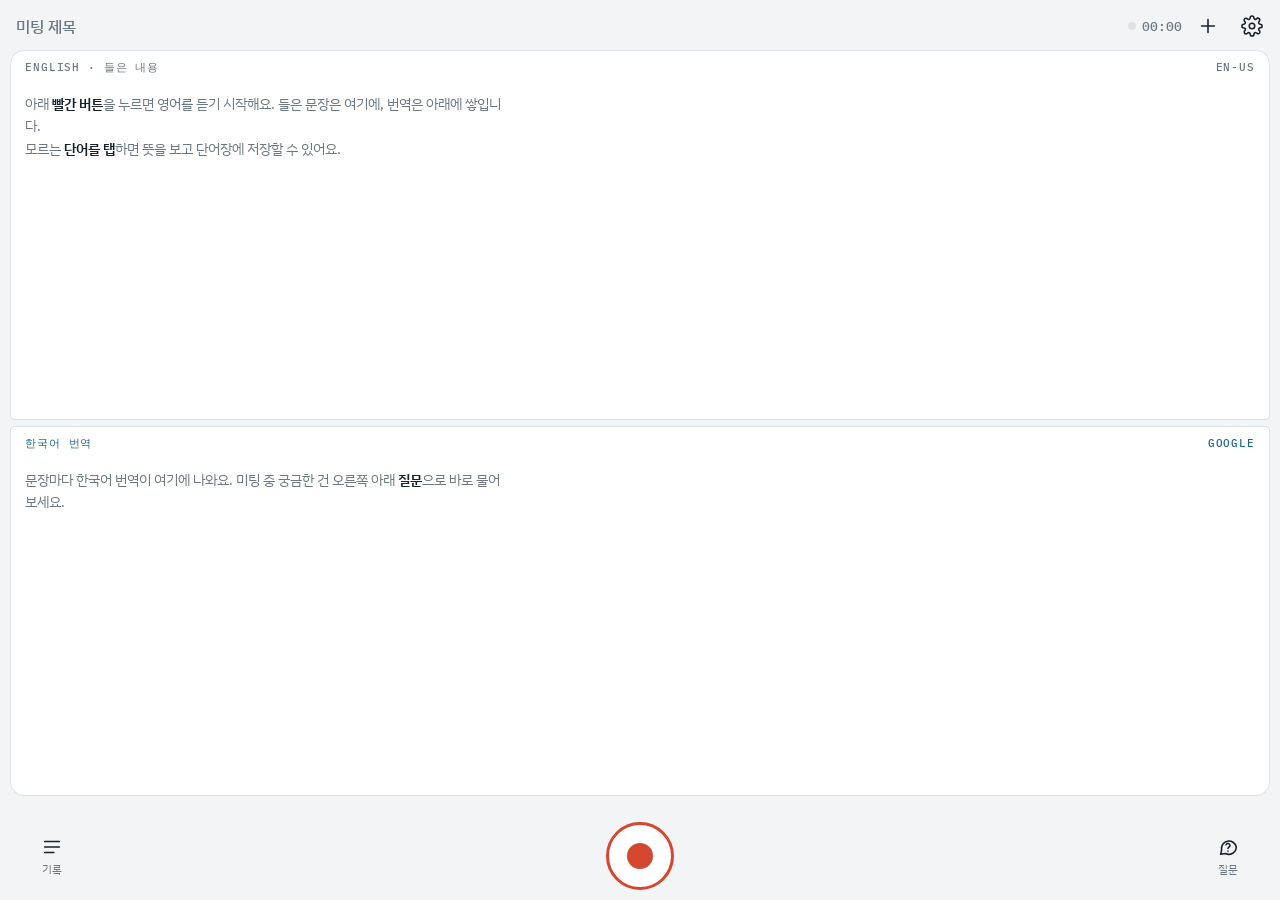
<file: index.html>
<!doctype html>
<html lang="ko">
<head>
<meta charset="utf-8">
<meta name="viewport" content="width=device-width,initial-scale=1,viewport-fit=cover">
<meta name="theme-color" content="#F2F4F6">
<meta name="apple-mobile-web-app-capable" content="yes">
<meta name="mobile-web-app-capable" content="yes">
<meta name="apple-mobile-web-app-title" content="미팅 통역">
<title>미팅 통역 노트</title>
<link rel="manifest" href="manifest.webmanifest">
<link rel="icon" href="icon-192.png">
<link rel="apple-touch-icon" href="apple-touch-icon.png">
<link rel="preconnect" href="https://fonts.googleapis.com">
<link rel="preconnect" href="https://fonts.gstatic.com" crossorigin>
<link rel="stylesheet" href="https://fonts.googleapis.com/css2?family=IBM+Plex+Mono:wght@400;500&family=IBM+Plex+Sans+KR:wght@400;500;600&family=Source+Serif+4:opsz,wght@8..60,400;8..60,600&display=swap">
<style>
/* Layout: one-screen phone app — English source on top, Korean below, controls pinned to the bottom edge */
:root{
  --bg:#F2F4F6; --surface:#FFFFFF; --ink:#17212B; --muted:#6B7783; --line:#DDE2E7;
  --rec:#D4472E; --ko:#1E6A86; --hl:#FFF1C9; --hl-ink:#5A4300; --ok:#2F7D4F;
  --f-en:"Source Serif 4", Georgia, "Times New Roman", serif;
  --f-ko:"IBM Plex Sans KR", "Apple SD Gothic Neo", "Malgun Gothic", system-ui, sans-serif;
  --f-mono:"IBM Plex Mono", ui-monospace, Menlo, Consolas, monospace;
  --fs:17px;
  color-scheme:light;
}
@media (prefers-color-scheme: dark){
  :root:not([data-theme="light"]){
    --bg:#11171D; --surface:#19212A; --ink:#E6EBF0; --muted:#8A96A2; --line:#2A3540;
    --rec:#F0664B; --ko:#6CC0DD; --hl:#3A3220; --hl-ink:#F5DE9C; --ok:#6CCB8F; color-scheme:dark;
  }
}
:root[data-theme="dark"]{
  --bg:#11171D; --surface:#19212A; --ink:#E6EBF0; --muted:#8A96A2; --line:#2A3540;
  --rec:#F0664B; --ko:#6CC0DD; --hl:#3A3220; --hl-ink:#F5DE9C; --ok:#6CCB8F; color-scheme:dark;
}
*{box-sizing:border-box}
html,body{height:100%;margin:0}
body{background:var(--bg);color:var(--ink);font-family:var(--f-ko);font-size:15px;
  -webkit-tap-highlight-color:transparent;overflow:hidden}
button{font:inherit;color:inherit;background:none;border:0;cursor:pointer}
a{color:inherit}
button:focus-visible,input:focus-visible,select:focus-visible,textarea:focus-visible,a:focus-visible{outline:2px solid var(--ko);outline-offset:2px}
[hidden]{display:none!important}

.app{height:100%;display:flex;flex-direction:column;
  padding-top:env(safe-area-inset-top,0px)}
.view{flex:1;min-height:0;display:flex;flex-direction:column}

/* top bar */
.top{display:flex;align-items:center;gap:8px;
  padding:8px max(10px,env(safe-area-inset-right,0px)) 6px max(16px,env(safe-area-inset-left,0px))}
.top input{flex:1;min-width:0;border:0;background:transparent;color:var(--ink);
  font:600 16px var(--f-ko);padding:4px 0}
.top input::placeholder{color:var(--muted);font-weight:500}
.clock{font:500 13px var(--f-mono);color:var(--muted);font-variant-numeric:tabular-nums;display:flex;align-items:center;gap:6px}
.dot{width:8px;height:8px;border-radius:50%;background:var(--line)}
.rec-on .dot{background:var(--rec);animation:pulse 1.4s ease-in-out infinite}
@keyframes pulse{50%{opacity:.35}}
@media (prefers-reduced-motion: reduce){.rec-on .dot{animation:none}}
.icon{width:36px;height:36px;display:grid;place-items:center;border-radius:10px}
.icon svg,.side svg{width:22px;height:22px;stroke:var(--ink);fill:none;stroke-width:1.7;stroke-linecap:round;stroke-linejoin:round}

/* panes */
.pane{flex:1;min-height:0;display:flex;flex-direction:column;background:var(--surface);
  margin:0 max(10px,env(safe-area-inset-right,0px)) 0 max(10px,env(safe-area-inset-left,0px));
  border:1px solid var(--line)}
.pane.en{border-radius:14px 14px 4px 4px}
.pane.ko{border-radius:4px 4px 14px 14px;margin-top:6px}
.pane h2{margin:0;padding:9px 14px 6px;font:500 11px var(--f-mono);letter-spacing:.08em;
  text-transform:uppercase;color:var(--muted);display:flex;justify-content:space-between}
.pane.ko h2{color:var(--ko)}
.scroll{flex:1;min-height:0;overflow-y:auto;padding:2px 14px 14px;overscroll-behavior:contain}
.seg{display:block;padding:6px 8px;margin:0 -8px;border-radius:8px;line-height:1.5}
.seg.sel{background:var(--hl);color:var(--hl-ink)}
.en .seg{font-family:var(--f-en);font-size:var(--fs)}
.ko .seg{font-family:var(--f-ko);font-size:calc(var(--fs) * .97)}
.seg time{font:400 10.5px var(--f-mono);color:var(--muted);margin-right:6px;vertical-align:1px}
.seg.sel time{color:inherit;opacity:.7}
.w{border-radius:3px;cursor:pointer}
.w:hover{background:var(--line)}
.interim{font-family:var(--f-en);font-size:var(--fs);color:var(--muted);font-style:italic;line-height:1.5;padding:6px 0}
.pending{color:var(--muted)}
.err{color:var(--rec);font-size:13px}
.empty{color:var(--muted);font-size:14px;line-height:1.6;padding:10px 0;max-width:34em}
.empty b{color:var(--ink);font-weight:600}

/* bottom bar */
.bar{display:flex;align-items:center;justify-content:space-between;gap:8px;
  padding:10px max(20px,env(safe-area-inset-right,0px)) calc(10px + env(safe-area-inset-bottom,0px)) max(20px,env(safe-area-inset-left,0px))}
.side{display:flex;flex-direction:column;align-items:center;gap:3px;font-size:11px;color:var(--muted);min-width:64px;padding:4px}
.recbtn{width:68px;height:68px;border-radius:50%;border:3px solid var(--rec);display:grid;place-items:center;background:var(--surface)}
.recbtn i{display:block;width:26px;height:26px;border-radius:50%;background:var(--rec);transition:border-radius .2s,width .2s,height .2s}
.rec-on .recbtn i{width:22px;height:22px;border-radius:5px}
.hint{text-align:center;font-size:11.5px;color:var(--muted);padding:0 16px;min-height:16px}

/* history + detail */
.head{display:flex;align-items:center;gap:8px;
  padding:12px max(16px,env(safe-area-inset-right,0px)) 10px max(16px,env(safe-area-inset-left,0px))}
.head h1{flex:1;margin:0;font:600 18px var(--f-ko);text-wrap:balance;min-width:0;overflow-wrap:anywhere}
.back{display:flex;align-items:center;gap:2px;color:var(--ko);font-weight:500;padding:4px 4px 4px 0}
.list{flex:1;overflow-y:auto;padding:0 max(16px,env(safe-area-inset-right,0px)) calc(20px + env(safe-area-inset-bottom,0px)) max(16px,env(safe-area-inset-left,0px));display:flex;flex-direction:column;gap:8px}
.card{display:flex;flex-direction:column;gap:4px;text-align:left;background:var(--surface);border:1px solid var(--line);border-radius:12px;padding:12px 14px}
.card strong{font-weight:600;font-size:15px}
.meta{font:400 12px var(--f-mono);color:var(--muted);font-variant-numeric:tabular-nums}
.card p{margin:2px 0 0;font-family:var(--f-en);color:var(--muted);font-size:14px;overflow:hidden;text-overflow:ellipsis;white-space:nowrap}
.tools{display:flex;flex-wrap:wrap;gap:6px}
.chip{display:inline-flex;align-items:center;text-decoration:none;border:1px solid var(--line);background:var(--surface);border-radius:999px;padding:7px 12px;font-size:13px}
.chip.primary{background:var(--ko);border-color:var(--ko);color:var(--surface)}
.chip.danger{color:var(--rec)}
.chip:disabled{opacity:.5}
.sec{background:var(--surface);border:1px solid var(--line);border-radius:12px;padding:12px 14px}
.sec h3{margin:0 0 8px;font:500 11px var(--f-mono);letter-spacing:.08em;text-transform:uppercase;color:var(--muted)}
.pair{padding:8px 0;border-top:1px solid var(--line)}
.pair:first-of-type{border-top:0}
.pair .e{font-family:var(--f-en);font-size:16px;line-height:1.5}
.pair .k{color:var(--ko);line-height:1.55;margin-top:2px}
.summary{white-space:pre-wrap;line-height:1.65;font-size:14.5px;overflow-wrap:anywhere}
.words{display:grid;grid-template-columns:auto 1fr;gap:6px 12px;font-size:14px}
.words dt{font-family:var(--f-en);font-weight:600}
.words dd{margin:0;color:var(--muted);min-width:0}

/* sheets */
.scrim{position:fixed;inset:0;background:rgba(10,15,20,.45);z-index:20;display:flex;align-items:flex-end}
.sheet{width:100%;max-height:88%;overflow-y:auto;background:var(--surface);border-radius:18px 18px 0 0;
  padding:18px max(18px,env(safe-area-inset-right,0px)) calc(18px + env(safe-area-inset-bottom,0px)) max(18px,env(safe-area-inset-left,0px));
  display:flex;flex-direction:column;gap:14px;max-width:640px;margin:0 auto}
.sheet h2{margin:0;font:600 17px var(--f-ko)}
.field{display:flex;flex-direction:column;gap:6px;font-size:13px;color:var(--muted)}
.field select,.field input,.paste{font:15px var(--f-ko);color:var(--ink);background:var(--bg);border:1px solid var(--line);border-radius:10px;padding:10px 12px;width:100%}
.field small{line-height:1.5}
.row{display:flex;gap:8px;justify-content:flex-end;flex-wrap:wrap}
.group{border:1px solid var(--line);border-radius:12px;padding:12px;display:flex;flex-direction:column;gap:10px}
.group h3{margin:0;font:600 14px var(--f-ko);display:flex;justify-content:space-between;align-items:baseline;gap:8px}
.group h3 small{font:400 12px var(--f-ko);color:var(--muted)}
.steps{margin:0;padding-left:18px;font-size:13px;line-height:1.6;color:var(--muted)}
.steps b{color:var(--ink);font-weight:600}
.status{font-size:13px;display:flex;align-items:center;gap:6px}
.status i{width:8px;height:8px;border-radius:50%;background:var(--ok)}
.note{font-size:12px;color:var(--muted);line-height:1.5}
.lookup-word{font:600 24px var(--f-en)}
.lookup-ctx{font-family:var(--f-en);color:var(--muted);font-size:14px;line-height:1.5}
.lookup-mean{font-size:16px;line-height:1.6;white-space:pre-wrap}

/* ask */
.sheet.ask{height:88%;gap:10px}
.ask-head{display:flex;align-items:center;gap:8px}
.ask-head h2{flex:1}
.thread{flex:1;min-height:0;overflow-y:auto;display:flex;flex-direction:column;gap:8px}
.msg{max-width:88%;padding:9px 12px;border-radius:14px;line-height:1.6;font-size:14.5px;white-space:pre-wrap;overflow-wrap:anywhere}
.msg.q{align-self:flex-end;background:var(--ko);color:var(--surface);border-bottom-right-radius:4px}
.msg.a{align-self:flex-start;background:var(--bg);border-bottom-left-radius:4px}
.msg.a.err{color:var(--rec)}
.ask-row{display:flex;gap:8px;align-items:flex-end}
.ask-row textarea{flex:1;min-width:0;resize:none;font:15px var(--f-ko);color:var(--ink);background:var(--bg);border:1px solid var(--line);border-radius:12px;padding:10px 12px}
.quick{flex-wrap:nowrap;overflow-x:auto;padding-bottom:2px}
.quick .chip{white-space:nowrap;flex:none}
.toast{position:fixed;left:50%;transform:translateX(-50%);bottom:calc(110px + env(safe-area-inset-bottom,0px));
  background:var(--ink);color:var(--bg);padding:9px 14px;border-radius:10px;font-size:13px;z-index:30;max-width:calc(100% - 32px)}
</style>
</head>
<body>
<div class="app" id="app">

  <!-- LIVE -->
  <section class="view" id="v-live">
    <div class="top">
      <input id="title" placeholder="미팅 제목" autocomplete="off">
      <span class="clock"><span class="dot"></span><span id="clock">00:00</span></span>
      <button class="icon" id="btn-new" aria-label="새 미팅" title="새 미팅">
        <svg viewBox="0 0 24 24"><path d="M12 5v14M5 12h14"/></svg></button>
      <button class="icon" id="btn-settings-live" aria-label="설정" title="설정">
        <svg viewBox="0 0 24 24"><circle cx="12" cy="12" r="3"/><path d="M19.4 15a1.7 1.7 0 0 0 .3 1.8l.1.1a2 2 0 1 1-2.8 2.8l-.1-.1a1.7 1.7 0 0 0-1.8-.3 1.7 1.7 0 0 0-1 1.5V21a2 2 0 1 1-4 0v-.1a1.7 1.7 0 0 0-1.1-1.5 1.7 1.7 0 0 0-1.8.3l-.1.1a2 2 0 1 1-2.8-2.8l.1-.1a1.7 1.7 0 0 0 .3-1.8 1.7 1.7 0 0 0-1.5-1H3a2 2 0 1 1 0-4h.1a1.7 1.7 0 0 0 1.5-1.1 1.7 1.7 0 0 0-.3-1.8l-.1-.1a2 2 0 1 1 2.8-2.8l.1.1a1.7 1.7 0 0 0 1.8.3H9a1.7 1.7 0 0 0 1-1.5V3a2 2 0 1 1 4 0v.1a1.7 1.7 0 0 0 1 1.5 1.7 1.7 0 0 0 1.8-.3l.1-.1a2 2 0 1 1 2.8 2.8l-.1.1a1.7 1.7 0 0 0-.3 1.8V9a1.7 1.7 0 0 0 1.5 1H21a2 2 0 1 1 0 4h-.1a1.7 1.7 0 0 0-1.5 1z"/></svg></button>
    </div>
    <div class="pane en">
      <h2><span>English · 들은 내용</span><span id="lang-tag">en-US</span></h2>
      <div class="scroll" id="en-scroll">
        <div id="en-list"></div>
        <div class="interim" id="interim"></div>
      </div>
    </div>
    <div class="pane ko">
      <h2><span>한국어 번역</span><span id="engine-tag">Google</span></h2>
      <div class="scroll" id="ko-scroll"><div id="ko-list"></div></div>
    </div>
    <div class="hint" id="hint"></div>
    <div class="bar">
      <button class="side" id="btn-history" aria-label="기록 보기">
        <svg viewBox="0 0 24 24"><path d="M4 6h16M4 12h16M4 18h10"/></svg>기록</button>
      <button class="recbtn" id="btn-rec" aria-label="녹음 시작"><i></i></button>
      <button class="side" id="btn-ask" aria-label="질문하기">
        <svg viewBox="0 0 24 24"><path d="M21 12a8 8 0 0 1-11.6 7.1L4 20l1-4.6A8 8 0 1 1 21 12z"/><path d="M9.8 9.5a2.3 2.3 0 0 1 4.4.9c0 1.5-2.2 2-2.2 3.1M12 16.5h.01"/></svg>질문</button>
    </div>
  </section>

  <!-- HISTORY -->
  <section class="view" id="v-history" hidden>
    <div class="head">
      <button class="back" data-go="live">‹ 녹음</button>
      <h1>미팅 기록</h1>
      <button class="chip" id="btn-settings">설정</button>
    </div>
    <div class="list" id="history-list"></div>
  </section>

  <!-- DETAIL -->
  <section class="view" id="v-detail" hidden>
    <div class="head">
      <button class="back" data-go="history">‹ 기록</button>
      <h1 id="d-title"></h1>
    </div>
    <div class="list" id="detail"></div>
  </section>
</div>

<!-- settings sheet -->
<div class="scrim" id="s-settings" hidden>
  <div class="sheet" role="dialog" aria-label="설정">
    <h2>설정</h2>
    <div class="group">
      <h3>ChatGPT 연결 <small>구독으로 질문·분석·번역</small></h3>
      <div id="gpt-box"></div>
    </div>
    <label class="field">질문·분석에 쓸 AI
      <select id="opt-ai">
        <option value="gpt">ChatGPT (구독)</option>
        <option value="claude">Claude (API 키)</option>
      </select>
    </label>
    <label class="field">실시간 번역
      <select id="opt-engine">
        <option value="google">Google 번역 (무료, 가장 빠름)</option>
        <option value="gpt">ChatGPT (문맥 반영, 구독 사용량 차감)</option>
        <option value="claude">Claude (문맥 반영, API 키 필요)</option>
      </select>
    </label>
    <label class="field">Claude API 키 (선택)
      <input id="opt-key" type="password" placeholder="sk-ant-..." autocomplete="off">
      <small>이 폰의 브라우저에만 저장됩니다. ChatGPT 대신 Claude를 쓰고 싶을 때만 넣으세요.</small>
    </label>
    <label class="field">인식할 영어 억양
      <select id="opt-lang">
        <option value="en-US">미국 영어 (en-US)</option>
        <option value="en-GB">영국 영어 (en-GB)</option>
        <option value="en-AU">호주 영어 (en-AU)</option>
        <option value="en-IN">인도 영어 (en-IN)</option>
        <option value="en-CA">캐나다 영어 (en-CA)</option>
      </select>
    </label>
    <label class="field">글자 크기
      <select id="opt-fs">
        <option value="15">작게</option>
        <option value="17">보통</option>
        <option value="20">크게</option>
        <option value="23">아주 크게</option>
      </select>
    </label>
    <div class="row"><button class="chip primary" data-close>완료</button></div>
  </div>
</div>

<!-- word lookup sheet -->
<div class="scrim" id="s-word" hidden>
  <div class="sheet" role="dialog" aria-label="단어 풀이">
    <div class="lookup-word" id="w-word"></div>
    <div class="lookup-ctx" id="w-ctx"></div>
    <div class="lookup-mean" id="w-mean"></div>
    <div class="row">
      <button class="chip" data-close>닫기</button>
      <button class="chip primary" id="w-save">단어장에 저장</button>
    </div>
  </div>
</div>

<!-- ask sheet -->
<div class="scrim" id="s-ask" hidden>
  <div class="sheet ask" role="dialog" aria-label="질문하기">
    <div class="ask-head">
      <h2>질문하기</h2>
      <span class="meta" id="ask-who"></span>
      <button class="chip" data-close>닫기</button>
    </div>
    <div class="thread" id="thread"></div>
    <div class="tools quick" id="quick">
      <button class="chip" data-q="최근 1~2분 동안 나온 말을 한국어로 쉽게 풀어서 설명해 줘. 핵심만.">방금 뭐라고 했어?</button>
      <button class="chip" data-q="최근 5분 내용을 한국어로 3~5줄로 요약해 줘.">최근 5분 요약</button>
      <button class="chip" data-q="가장 최근에 참석자(특히 나)에게 던져진 질문이나 요청이 있으면 무엇인지 한국어로 설명하고, 내가 바로 말할 수 있는 짧은 영어 답변 예시 2개를 한국어 뜻과 함께 줘.">나한테 물어본 거야?</button>
      <button class="chip" data-q="지금까지 나온 전문 용어와 어려운 영어 표현을 '영어 — 한국어 뜻(짧은 설명)' 형식으로 정리해 줘.">용어 정리</button>
      <button class="chip" data-fill="영어로: ">내 말을 영어로</button>
    </div>
    <form class="ask-row" id="ask-form">
      <textarea id="ask-input" rows="2" placeholder="궁금한 점을 한국어로 물어보세요"></textarea>
      <button class="chip primary" id="ask-send" type="submit">보내기</button>
    </form>
  </div>
</div>

<div class="toast" id="toast" hidden></div>

<script>
(() => {
  const $ = s => document.querySelector(s);
  const STORE = 'mi.sessions.v1', PREF = 'mi.prefs.v1', PENDING = 'mi.oauth.pending';
  const HAIKU = 'claude-haiku-5-5', SONNET = 'claude-sonnet-5-5';
  // Sign in with ChatGPT — open-source client flow (developers.openai.com/siwc)
  const AUTH = 'https://auth.openai.com/api/accounts/authorize';
  const TOKEN = 'https://auth.openai.com/api/accounts/oauth/token';
  const OIDC = 'https://auth.openai.com/.well-known/openid-configuration';
  const RES = 'https://api.openai.com/v1';
  const REDIR = 'http://127.0.0.1:1455/auth/callback';
  const SCOPE = 'openid profile email offline_access resource.invoke chatgpt.tokens.use.direct';
  const AGENT = 'Meeting Interpreter Notes';

  // ---------- storage ----------
  const load = (k, d) => { try { return JSON.parse(localStorage.getItem(k)) ?? d } catch { return d } };
  const save = (k, v) => { try { localStorage.setItem(k, JSON.stringify(v)); return true } catch { return false } };
  let sessions = load(STORE, []);
  let prefs = Object.assign({ lang: 'en-US', engine: 'google', ai: 'gpt', key: '', fs: '17' }, load(PREF, {}));
  const savePrefs = () => save(PREF, prefs);
  let saveTimer;
  const persist = () => { clearTimeout(saveTimer); saveTimer = setTimeout(() => {
    if (!save(STORE, sessions)) toast('저장 공간이 부족해요. 오래된 기록을 내보낸 뒤 삭제해 주세요.');
  }, 400) };

  // ---------- helpers ----------
  const esc = s => String(s).replace(/[&<>"]/g, c => ({ '&': '&amp;', '<': '&lt;', '>': '&gt;', '"': '&quot;' }[c]));
  const hhmm = t => new Date(t).toLocaleTimeString('ko-KR', { hour: '2-digit', minute: '2-digit', second: '2-digit', hour12: false });
  const dur = ms => { const s = Math.floor(ms / 1000), h = Math.floor(s / 3600), m = Math.floor(s % 3600 / 60), x = s % 60;
    return (h ? h + ':' + String(m).padStart(2, '0') : String(m).padStart(2, '0')) + ':' + String(x).padStart(2, '0') };
  const uid = () => Date.now().toString(36) + Math.random().toString(36).slice(2, 6);
  const plain = t => t.replace(/\*\*(.+?)\*\*/g, '$1').replace(/^#{1,4}\s*/gm, '');
  let toastTimer;
  function toast(msg) { const t = $('#toast'); t.textContent = msg; t.hidden = false;
    clearTimeout(toastTimer); toastTimer = setTimeout(() => t.hidden = true, 3200) }

  // ---------- ChatGPT sign-in ----------
  // Tokens stay in memory only (the SIWC guide asks to keep them out of browser storage);
  // the issued client_id, host id and email are not secrets and are remembered so re-login is one tap.
  let gpt = null;   // { access, refresh, exp, clientId, email, models: [{slug, name}] }
  const b64u = buf => btoa(String.fromCharCode(...new Uint8Array(buf))).replace(/\+/g, '-').replace(/\//g, '_').replace(/=+$/, '');
  const rand = n => b64u(crypto.getRandomValues(new Uint8Array(n)));
  const jwt = t => JSON.parse(new TextDecoder().decode(Uint8Array.from(atob(t.split('.')[1].replace(/-/g, '+').replace(/_/g, '/')), c => c.charCodeAt(0))));

  async function gptAuthUrl() {
    if (!prefs.hostId) { prefs.hostId = 'urn:uuid:' + crypto.randomUUID(); savePrefs() }
    // reuse an attempt in progress so a pasted callback still matches after the sheet is reopened
    const old = load(PENDING, null);
    if (old?.url && Date.now() - old.at < 15 * 60e3 && old.clientId === (prefs.gptClientId || null)) return old.url;
    const p = { state: rand(16), nonce: rand(16), verifier: rand(32), clientId: prefs.gptClientId || null, at: Date.now() };
    const challenge = b64u(await crypto.subtle.digest('SHA-256', new TextEncoder().encode(p.verifier)));
    const q = { client_id: p.clientId || 'dynamic_agent_client', response_type: 'code', redirect_uri: REDIR, scope: SCOPE,
      resource: RES, state: p.state, nonce: p.nonce, code_challenge_method: 'S256', code_challenge: challenge, ext_agent_host_id: prefs.hostId };
    if (!p.clientId) q.agent_name_hint = AGENT; else if (prefs.gptEmail) q.login_hint = prefs.gptEmail;
    p.url = AUTH + '?' + Object.entries(q).map(([k, v]) => k + '=' + encodeURIComponent(v)).join('&');
    save(PENDING, p);
    return p.url;
  }

  async function gptFinish(pasted) {
    let u; try { u = new URL(pasted.trim()) } catch { throw new Error('주소 전체(http://127.0.0.1…)를 붙여넣어 주세요.') }
    const sp = u.searchParams, P = load(PENDING, null);
    if (sp.get('error')) throw new Error(sp.get('error') === 'access_denied' ? 'ChatGPT에서 허용하지 않았어요. 다시 시도해 주세요.' : '로그인 오류: ' + sp.get('error'));
    if (!P || sp.get('state') !== P.state) throw new Error('이 로그인 요청과 맞지 않는 주소예요. 버튼을 다시 눌러 처음부터 해 주세요.');
    if (P.clientId && sp.get('client_id') && sp.get('client_id') !== P.clientId) throw new Error('다른 등록 정보가 돌아왔어요. 다시 시도해 주세요.');
    const clientId = P.clientId || sp.get('client_id');
    if (!clientId || !sp.get('code')) throw new Error('등록이 끝나지 않았어요. 다시 시도해 주세요.');
    const r = await fetch(TOKEN, { method: 'POST', body: new URLSearchParams({ grant_type: 'authorization_code', client_id: clientId,
      code: sp.get('code'), code_verifier: P.verifier, redirect_uri: REDIR, resource: RES }) });
    const j = await r.json().catch(() => ({}));
    if (!r.ok) { localStorage.removeItem(PENDING); throw new Error(j.error === 'invalid_grant' ? '이미 쓴 주소예요. 버튼을 다시 눌러 새로 로그인해 주세요.' : '토큰 교환 실패: ' + (j.error_description || j.error || r.status)) }
    const c = jwt(j.id_token), aud = [].concat(c.aud);
    if (!String(c.iss).startsWith('https://auth.openai.com') || !aud.includes(clientId) || c.nonce !== P.nonce || c.exp * 1000 < Date.now())
      throw new Error('로그인 응답을 확인하지 못했어요. 다시 시도해 주세요.');
    if (prefs.gptSub && prefs.gptClientId === clientId && c.sub !== prefs.gptSub) throw new Error('다른 ChatGPT 계정이에요. 원래 계정으로 로그인해 주세요.');
    const scopes = String(j.scope || sp.get('scope') || '').split(/[\s+]+/);
    if (!scopes.includes('chatgpt.tokens.use.direct')) throw new Error('ChatGPT 플랜 사용 권한이 허용되지 않았어요. ChatGPT 설정에서 이 앱의 접근을 켠 뒤 다시 시도해 주세요.');
    localStorage.removeItem(PENDING);
    Object.assign(prefs, { gptClientId: clientId, gptEmail: c.email || '', gptSub: c.sub }); savePrefs();
    gpt = { access: j.access_token, refresh: j.refresh_token, exp: Date.now() + (j.expires_in || 3600) * 1000, clientId, email: c.email || '', models: [] };
    try { await gptModels() } catch {}
  }

  let refreshing = null;
  function gptRefresh() {
    return refreshing ||= (async () => {
      const r = await fetch(TOKEN, { method: 'POST', body: new URLSearchParams({ grant_type: 'refresh_token', client_id: gpt.clientId, refresh_token: gpt.refresh, resource: RES }) });
      const j = await r.json().catch(() => ({}));
      if (!r.ok) { gpt = null; renderGptBox(); renderTags(); throw new Error('ChatGPT 로그인이 만료됐어요. 설정에서 다시 연결해 주세요.') }
      gpt.access = j.access_token; if (j.refresh_token) gpt.refresh = j.refresh_token;
      gpt.exp = Date.now() + (j.expires_in || 3600) * 1000;
    })().finally(() => refreshing = null);
  }
  async function gptFetch(path, init = {}, retry = true) {
    if (!gpt) throw new Error('ChatGPT가 연결되지 않았어요. 설정에서 로그인해 주세요.');
    if (Date.now() > gpt.exp - 60e3) await gptRefresh();
    const r = await fetch(RES + path, { ...init, headers: { ...(init.headers || {}), authorization: 'Bearer ' + gpt.access } });
    if (r.status === 401 && retry) { await gptRefresh(); return gptFetch(path, init, false) }
    return r;
  }
  async function gptModels() {
    const j = await (await gptFetch('/models')).json();
    const list = (j.models || []).filter(m => m.visibility === 'list').map(m => ({ slug: m.slug, name: m.display_name || m.slug }));
    gpt.models = list.length ? list : (j.data || []).map(m => ({ slug: m.id, name: m.id }));
    const has = s => gpt.models.some(m => m.slug === s);
    if (!has(prefs.gptModel)) prefs.gptModel = gpt.models[0]?.slug;
    if (!has(prefs.gptFast)) prefs.gptFast = (gpt.models.find(m => /mini|fast|instant/i.test(m.slug)) || gpt.models[0])?.slug;
    savePrefs();
  }
  const GPT_ERR = {
    subscription_sharing_usage_limit_exceeded: 'ChatGPT 플랜 사용 한도에 도달했어요. 잠시 후 다시 시도하거나 Claude/Google로 바꿔 주세요.',
    subscription_sharing_usage_unavailable: '이 계정에서는 지금 ChatGPT 플랜 사용이 불가해요.'
  };
  async function gptCall(instructions, user, model, onText) {
    const r = await gptFetch('/responses', { method: 'POST', headers: { 'content-type': 'application/json' },
      body: JSON.stringify({ model, instructions, input: [{ role: 'user', content: user }], store: false, stream: true }) });
    if (!r.ok) { const j = await r.json().catch(() => ({})); const code = j.error?.code;
      throw new Error(GPT_ERR[code] || j.error?.message || 'ChatGPT 오류 ' + r.status) }
    const reader = r.body.getReader(), dec = new TextDecoder();
    let buf = '', text = '', done = false;
    for (;;) {
      const { value, done: end } = await reader.read(); if (end) break;
      buf += dec.decode(value, { stream: true }).replace(/\r/g, '');
      let i;
      while ((i = buf.indexOf('\n\n')) >= 0) {
        const data = buf.slice(0, i).split('\n').filter(l => l.startsWith('data:')).map(l => l.slice(5).trim()).join('\n');
        buf = buf.slice(i + 2);
        if (!data || data === '[DONE]') continue;
        let ev; try { ev = JSON.parse(data) } catch { continue }
        if (ev.type === 'response.output_text.delta') { text += ev.delta; onText?.(text) }
        else if (ev.type === 'response.completed' || ev.type === 'response.incomplete') done = true;
        else if (ev.type === 'response.failed') { const c = ev.response?.error?.code; throw new Error(GPT_ERR[c] || ev.response?.error?.message || 'ChatGPT 응답 실패') }
        else if (ev.type === 'error') throw new Error(GPT_ERR[ev.code] || ev.message || 'ChatGPT 오류');
      }
    }
    if (!done && !text) throw new Error('ChatGPT 응답이 중간에 끊겼어요.');
    return text.trim();
  }
  async function gptSignOut() {
    const g = gpt; gpt = null; renderGptBox(); renderTags();
    try {
      const { revocation_endpoint } = await (await fetch(OIDC)).json();
      const r = await fetch(revocation_endpoint, { method: 'POST', body: new URLSearchParams({ token: g.refresh, token_type_hint: 'refresh_token', client_id: g.clientId }) });
      toast(r.ok ? '로그아웃했어요.' : '이 폰에서는 로그아웃했지만 서버 해제는 확인하지 못했어요. ChatGPT 설정에서 앱 연결을 끊을 수 있어요.');
    } catch { toast('이 폰에서는 로그아웃했지만 서버 해제는 확인하지 못했어요. ChatGPT 설정에서 앱 연결을 끊을 수 있어요.') }
  }

  // ---------- Claude ----------
  async function claude(system, user, model = HAIKU, max = 1024) {
    if (!prefs.key) throw new Error('Claude API 키가 없어요. 설정에서 입력해 주세요.');
    const r = await fetch('https://api.anthropic.com/v1/messages', {
      method: 'POST',
      headers: { 'content-type': 'application/json', 'x-api-key': prefs.key,
        'anthropic-version': '2023-06-01', 'anthropic-dangerous-direct-browser-access': 'true' },
      body: JSON.stringify({ model, max_tokens: max, system, messages: [{ role: 'user', content: user }] })
    });
    const j = await r.json();
    if (!r.ok) throw new Error(j.error?.message || 'Claude ' + r.status);
    return j.content.filter(b => b.type === 'text').map(b => b.text).join('').trim();
  }

  // ---------- AI routing ----------
  function provider() {
    if (prefs.ai === 'gpt' && gpt) return 'gpt';
    if (prefs.ai === 'claude' && prefs.key) return 'claude';
    return gpt ? 'gpt' : prefs.key ? 'claude' : null;
  }
  async function ai({ instructions, user, fast = false, onText, prov = provider() }) {
    if (!prov) throw new Error('AI가 연결되지 않았어요. 설정에서 ChatGPT로 로그인하거나 Claude 키를 넣어 주세요.');
    if (prov === 'claude') { const t = await claude(instructions, user, fast ? HAIKU : SONNET, fast ? 1024 : 4000); onText?.(t); return t }
    return gptCall(instructions, user, fast ? prefs.gptFast : prefs.gptModel, onText);
  }

  // ---------- translation ----------
  async function google(text) {
    const u = 'https://translate.googleapis.com/translate_a/single?client=gtx&sl=en&tl=ko&dt=t&q=' + encodeURIComponent(text);
    const r = await fetch(u); if (!r.ok) throw new Error('google ' + r.status);
    const j = await r.json(); return j[0].map(x => x[0]).join('');
  }
  async function mymemory(text) {
    const r = await fetch('https://api.mymemory.translated.net/get?langpair=en|ko&q=' + encodeURIComponent(text.slice(0, 500)));
    const j = await r.json(); if (j.responseStatus != 200) throw new Error('mymemory'); return j.responseData.translatedText;
  }
  const SYS_TR = 'You are a live interpreter at a business/academic meeting. Translate the English utterance into natural, concise Korean that a Korean listener understands instantly. The text comes from speech recognition and may contain misheard words; translate the intended meaning. Keep technical terms, names and numbers accurate; for a key technical term you may add the English in parentheses once. Output only the Korean translation.';
  const trEngine = () => prefs.engine === 'gpt' && gpt ? 'gpt' : prefs.engine === 'claude' && prefs.key ? 'claude' : 'google';
  async function translate(text, context) {
    const eng = trEngine();
    if (eng !== 'google') {
      const ctx = context.length ? 'Earlier in the meeting:\n' + context.join('\n') + '\n\n' : '';
      try { return await ai({ instructions: SYS_TR, user: ctx + 'Translate this utterance:\n' + text, fast: true, prov: eng }) }
      catch (e) { toast(e.message + ' · Google 번역으로 대신해요') }
    }
    try { return await google(text) } catch { return mymemory(text) }
  }
  function renderTags() {
    $('#lang-tag').textContent = prefs.lang;
    $('#engine-tag').textContent = { google: 'Google', gpt: 'ChatGPT', claude: 'Claude' }[trEngine()];
  }

  // ---------- live state ----------
  let cur = null;               // current session object
  let rec = null, running = false, activeSince = 0, selId = null;
  const SR = window.SpeechRecognition || window.webkitSpeechRecognition;
  const isAndroid = /Android/i.test(navigator.userAgent);

  function newSession() {
    cur = { id: uid(), title: '', created: Date.now(), activeMs: 0, lang: prefs.lang, segs: [], words: [], chat: [], summary: '' };
    sessions.unshift(cur); persist();
  }
  function curMs() { return cur ? cur.activeMs + (running ? Date.now() - activeSince : 0) : 0 }

  function renderLive() {
    $('#title').value = cur?.title || '';
    $('#clock').textContent = dur(curMs());
    renderTags();
    const en = $('#en-list'), ko = $('#ko-list');
    if (!cur || !cur.segs.length) {
      en.innerHTML = SR
        ? '<div class="empty">아래 <b>빨간 버튼</b>을 누르면 영어를 듣기 시작해요. 들은 문장은 여기에, 번역은 아래에 쌓입니다.<br>모르는 <b>단어를 탭</b>하면 뜻을 보고 단어장에 저장할 수 있어요.</div>'
        : '<div class="empty err">이 브라우저는 음성 인식을 지원하지 않아요. 안드로이드는 Chrome, 아이폰은 Safari로 열어 주세요.</div>';
      ko.innerHTML = '<div class="empty">문장마다 한국어 번역이 여기에 나와요. 미팅 중 궁금한 건 오른쪽 아래 <b>질문</b>으로 바로 물어보세요.</div>';
      return;
    }
    en.innerHTML = cur.segs.map(enHTML).join('');
    ko.innerHTML = cur.segs.map(koHTML).join('');
  }
  const words = t => esc(t).split(/(\s+)/).map(p => /\S/.test(p) ? '<span class="w">' + p + '</span>' : p).join('');
  const enHTML = s => `<span class="seg${s.id === selId ? ' sel' : ''}" data-id="${s.id}"><time>${hhmm(s.t)}</time>${words(s.en)}</span>`;
  const koHTML = s => `<span class="seg${s.id === selId ? ' sel' : ''}${s.ko ? '' : ' pending'}" data-id="${s.id}"><time>${hhmm(s.t)}</time>${
    s.ko ? esc(s.ko) : s.err ? '<span class="err">번역 실패 · 탭해서 다시 시도</span>' : '번역 중…'}</span>`;

  const nearBottom = el => el.scrollHeight - el.scrollTop - el.clientHeight < 80;
  function appendSeg(s) {
    const es = $('#en-scroll'), ks = $('#ko-scroll');
    const sticky = [nearBottom(es), nearBottom(ks)];
    if (cur.segs.length === 1) { $('#en-list').innerHTML = ''; $('#ko-list').innerHTML = '' }
    $('#en-list').insertAdjacentHTML('beforeend', enHTML(s));
    $('#ko-list').insertAdjacentHTML('beforeend', koHTML(s));
    if (sticky[0]) es.scrollTop = es.scrollHeight;
    if (sticky[1]) ks.scrollTop = ks.scrollHeight;
  }
  function updateKo(s) {
    const el = $('#ko-list').querySelector(`[data-id="${s.id}"]`); if (!el) return;
    const ks = $('#ko-scroll'), stick = nearBottom(ks);
    el.outerHTML = koHTML(s); if (stick) ks.scrollTop = ks.scrollHeight;
  }

  async function translateSeg(s) {
    s.err = false;
    const i = cur.segs.indexOf(s);
    const ctx = cur.segs.slice(Math.max(0, i - 4), i).map(x => x.en);
    try { s.ko = await translate(s.en, ctx) } catch (e) { s.err = true; toast(e.message) }
    if (cur && cur.segs.includes(s)) updateKo(s);
    persist();
  }
  function addFinal(text) {
    text = text.trim(); if (!text) return;
    const last = cur.segs[cur.segs.length - 1];
    if (last && last.en.toLowerCase() === text.toLowerCase() && Date.now() - last.t < 4000) return; // Android duplicate
    const s = { id: uid(), t: Date.now(), en: text.charAt(0).toUpperCase() + text.slice(1), ko: '' };
    cur.segs.push(s); appendSeg(s); persist(); translateSeg(s);
  }

  // ---------- speech recognition ----------
  function makeRec() {
    const r = new SR();
    r.lang = prefs.lang; r.interimResults = true; r.continuous = !isAndroid; r.maxAlternatives = 1;
    r.onresult = e => {
      let interim = '';
      for (let i = e.resultIndex; i < e.results.length; i++) {
        const res = e.results[i];
        if (res.isFinal) addFinal(res[0].transcript); else interim += res[0].transcript;
      }
      $('#interim').textContent = interim;
      if (interim) { const es = $('#en-scroll'); if (nearBottom(es)) es.scrollTop = es.scrollHeight }
    };
    r.onerror = e => {
      if (e.error === 'not-allowed' || e.error === 'service-not-allowed') {
        stop(); hint('마이크 권한이 막혀 있어요. 주소창 왼쪽 자물쇠 → 마이크 허용 후 다시 눌러 주세요.');
      } else if (e.error === 'network') hint('인식 서버 연결이 불안정해요. 다시 연결하는 중…');
    };
    r.onend = () => { $('#interim').textContent = ''; if (running) setTimeout(() => { if (running) try { r.start() } catch {} }, 200) };
    return r;
  }
  let wake = null;
  async function lockScreen() { try { wake = await navigator.wakeLock?.request('screen') } catch {} }
  document.addEventListener('visibilitychange', () => {
    if (document.visibilityState === 'visible' && running) { lockScreen(); try { rec.start() } catch {} }
  });
  function hint(t) { $('#hint').textContent = t }

  function start() {
    if (!SR) { toast('이 브라우저는 음성 인식을 지원하지 않아요.'); return }
    if (!cur) newSession();
    if (cur.title !== $('#title').value) cur.title = $('#title').value;
    rec = makeRec(); running = true; activeSince = Date.now();
    try { rec.start() } catch {}
    lockScreen();
    document.body.classList.add('rec-on'); $('#btn-rec').setAttribute('aria-label', '녹음 일시정지');
    hint('듣는 중 · 화면을 켜 둔 채로 두세요');
    if (!cur.segs.length) renderLive();
  }
  function stop() {
    if (!running) return;
    running = false; cur.activeMs += Date.now() - activeSince;
    try { rec.stop() } catch {}
    wake?.release?.().catch(() => {}); wake = null;
    document.body.classList.remove('rec-on'); $('#btn-rec').setAttribute('aria-label', '녹음 시작');
    hint(cur.segs.length ? '일시정지됨 · 다시 누르면 이어서 기록해요' : '');
    $('#interim').textContent = ''; persist();
  }
  setInterval(() => { if (running) $('#clock').textContent = dur(curMs()) }, 1000);

  $('#btn-rec').onclick = () => running ? stop() : start();
  $('#btn-new').onclick = () => {
    stop();
    if (cur && !cur.segs.length && !cur.chat?.length) { sessions = sessions.filter(x => x !== cur); persist() }
    cur = null; selId = null; hint(''); renderLive(); toast('새 미팅을 시작할 준비가 됐어요.');
  };
  $('#title').oninput = e => { if (!cur) newSession(); cur.title = e.target.value; persist() };

  // tap: select pair, look up word, retry failed translation
  function onPaneTap(e, other) {
    const seg = e.target.closest('.seg'); if (!seg) return;
    const s = cur?.segs.find(x => x.id === seg.dataset.id); if (!s) return;
    if (s.err && e.currentTarget.id === 'ko-scroll') { s.err = false; updateKo(s); translateSeg(s); return }
    const w = e.target.closest('.w');
    if (w) { lookup(w.textContent, s.en); return }
    selId = selId === s.id ? null : s.id;
    document.querySelectorAll('#v-live .seg').forEach(x => x.classList.toggle('sel', x.dataset.id === selId));
    const twin = $(other).querySelector(`[data-id="${s.id}"]`);
    twin?.scrollIntoView({ block: 'center', behavior: 'smooth' });
  }
  $('#en-scroll').onclick = e => onPaneTap(e, '#ko-scroll');
  $('#ko-scroll').onclick = e => onPaneTap(e, '#en-scroll');

  // ---------- word lookup ----------
  let lookingUp = null;
  async function lookup(raw, sentence) {
    const word = raw.replace(/^[^\w']+|[^\w']+$/g, ''); if (!word) return;
    lookingUp = { word, sentence, meaning: '' };
    $('#w-word').textContent = word; $('#w-ctx').textContent = '“' + sentence + '”';
    $('#w-mean').textContent = '찾는 중…'; $('#w-save').disabled = true; open('#s-word');
    const mine = lookingUp;
    try {
      const m = provider()
        ? plain(await ai({ instructions: 'You explain English words to a Korean professional during a meeting. Given a word and the sentence it was heard in, reply in Korean in at most 2 short lines, plain text: line 1 = the meaning in this context (Korean equivalent), line 2 = a brief usage note or common collocation if useful. No preamble.',
            user: `Word: ${word}\nSentence: ${sentence}`, fast: true }))
        : await google(word).catch(() => mymemory(word));
      if (lookingUp !== mine) return;
      mine.meaning = m; $('#w-mean').textContent = m; $('#w-save').disabled = false;
    } catch (e) { $('#w-mean').textContent = '찾지 못했어요: ' + e.message }
  }
  $('#w-save').onclick = () => {
    if (!lookingUp) return;
    if (!cur) newSession();
    if (!cur.words.some(w => w.word.toLowerCase() === lookingUp.word.toLowerCase())) {
      cur.words.push({ word: lookingUp.word, meaning: lookingUp.meaning, sentence: lookingUp.sentence }); persist();
    }
    close('#s-word'); toast(`“${lookingUp.word}” 저장됨`);
  };

  // ---------- ask ----------
  const SYS_ASK = 'You are the private assistant of a Korean graduate researcher/professional who is attending an English meeting right now (or reviewing one). You see the speech-recognition transcript (it may contain misheard words). Answer in Korean, short and easy to read on a phone, plain text with "- " bullets when useful, no markdown headers or bold. Ground answers in the transcript and cite timestamps like (14:02) when pointing to a moment. If something was not said, say so. For general questions (terms, background) you may use your own knowledge, marked as 일반 지식. When asked to say something in English, give 2 natural spoken options suited to the meeting tone, each with a Korean gloss.';
  let askS = null;
  function transcript(s, limit = 60000) {
    let t = s.segs.map(x => `[${hhmm(x.t)}] ${x.en}`).join('\n');
    return t.length > limit ? '(앞부분 생략)\n' + t.slice(-limit) : t;
  }
  function openAsk(s) {
    askS = s; renderThread(); open('#s-ask');
  }
  function renderThread() {
    const T = $('#thread'), chat = askS?.chat || [], p = provider();
    $('#ask-who').textContent = p ? (p === 'gpt' ? 'ChatGPT' : 'Claude') : '연결 안 됨';
    if (!p) {
      T.innerHTML = '<div class="empty">질문하려면 AI 연결이 필요해요. <b>설정 → ChatGPT로 계속하기</b>로 로그인하세요 (앱을 새로 열 때마다 10초 정도 걸리는 재연결이 필요해요).</div><div><button class="chip primary" id="ask-setup">설정 열기</button></div>';
      $('#ask-setup').onclick = () => { close('#s-ask'); openSettings() };
      return;
    }
    T.innerHTML = chat.length
      ? chat.map(m => `<div class="msg q">${esc(m.q)}</div><div class="msg a${m.err ? ' err' : ''}">${esc(m.a || '생각 중…')}</div>`).join('')
      : `<div class="empty">${askS && askS.segs.length ? '지금까지 들은 ' + askS.segs.length + '문장을 바탕으로 답해요.' : '아직 들은 내용이 없어요. 녹음을 시작하면 그 내용을 바탕으로 답해요.'} 아래 버튼을 누르거나 직접 물어보세요.</div>`;
    T.scrollTop = T.scrollHeight;
  }
  async function ask(q) {
    q = q.trim(); if (!q) return;
    if (!provider()) { renderThread(); return }
    if (!askS) { if (!cur) newSession(); askS = cur }
    (askS.chat ||= []);
    const prev = askS.chat.filter(m => !m.err).slice(-6).map(m => `Q: ${m.q}\nA: ${m.a}`).join('\n\n');
    const m = { q, a: '', t: Date.now() }; askS.chat.push(m); renderThread();
    const user = `Meeting: ${titleOf(askS)}\nCurrent time: ${hhmm(Date.now())}\n\nTranscript so far:\n${transcript(askS) || '(nothing recorded yet)'}\n\n${prev ? 'Earlier Q&A in this meeting:\n' + prev + '\n\n' : ''}Question: ${q}`;
    const bubble = () => [...$('#thread').querySelectorAll('.msg.a')].pop();
    try {
      m.a = plain(await ai({ instructions: SYS_ASK, user, onText: t => { const b = bubble(); if (b) { b.textContent = plain(t); const T = $('#thread'); T.scrollTop = T.scrollHeight } } }));
    } catch (e) { m.a = e.message; m.err = true }
    renderThread(); persist();
  }
  $('#ask-form').onsubmit = e => { e.preventDefault(); const v = $('#ask-input').value; $('#ask-input').value = ''; ask(v) };
  $('#ask-input').addEventListener('keydown', e => { if (e.key === 'Enter' && !e.shiftKey && !e.isComposing) { e.preventDefault(); $('#ask-form').requestSubmit() } });
  $('#quick').onclick = e => {
    const b = e.target.closest('.chip'); if (!b) return;
    if (b.dataset.fill) { const i = $('#ask-input'); i.value = b.dataset.fill; i.focus(); return }
    ask(b.dataset.q);
  };
  $('#btn-ask').onclick = () => openAsk(cur);

  // ---------- sheets ----------
  function open(id) { $(id).hidden = false }
  function close(id) { $(id).hidden = true }
  document.querySelectorAll('.scrim').forEach(s => s.addEventListener('click', e => {
    if (e.target === s || e.target.closest('[data-close]')) s.hidden = true;
  }));

  async function renderGptBox() {
    const B = $('#gpt-box');
    if (gpt) {
      const opts = sel => (gpt.models || []).map(m => `<option value="${esc(m.slug)}"${m.slug === sel ? ' selected' : ''}>${esc(m.name)}</option>`).join('');
      B.innerHTML = `<div class="status"><i></i>연결됨 · ${esc(gpt.email || 'ChatGPT')}</div>
        ${gpt.models.length ? `<label class="field">질문·분석 모델<select id="opt-model">${opts(prefs.gptModel)}</select></label>
        <label class="field">번역·단어 풀이 모델 (빠른 모델 추천)<select id="opt-fast">${opts(prefs.gptFast)}</select></label>` : '<div class="note">모델 목록을 불러오지 못했어요.</div>'}
        <div class="row" style="justify-content:flex-start"><button class="chip danger" id="gpt-out">로그아웃</button></div>`;
      $('#gpt-out').onclick = gptSignOut;
      $('#opt-model') && ($('#opt-model').onchange = e => { prefs.gptModel = e.target.value; savePrefs() });
      $('#opt-fast') && ($('#opt-fast').onchange = e => { prefs.gptFast = e.target.value; savePrefs() });
      return;
    }
    B.innerHTML = `<ol class="steps">
        <li><b>ChatGPT로 계속하기</b>를 눌러 로그인하고 허용하세요.</li>
        <li>마지막에 <b>“사이트에 연결할 수 없음”</b> 화면이 나오면 정상이에요. 그 화면 <b>주소창의 주소 전체</b>를 복사하세요.</li>
        <li>이 앱으로 돌아와 아래 칸에 붙여넣고 <b>연결</b>을 누르세요.</li>
      </ol>
      <div class="row" style="justify-content:flex-start"><a class="chip primary" id="gpt-login" target="_blank" rel="noopener" href="#">ChatGPT로 계속하기</a></div>
      <input class="paste" id="gpt-paste" placeholder="http://127.0.0.1:1455/auth/callback?code=…" autocomplete="off" inputmode="url">
      <div class="row" style="justify-content:flex-start"><button class="chip" id="gpt-done">연결</button><button class="chip" id="gpt-other">다른 계정·워크스페이스로</button></div>
      <div class="note"><b>“조직에서 이 앱에 접근 권한을 부여하지 않았습니다”</b>가 뜨면 학교·회사 워크스페이스가 이 앱을 막아 둔 거예요. <b>다른 계정·워크스페이스로</b>를 누른 뒤, 로그인할 때 <b>개인 워크스페이스</b>(Plus/Pro)를 고르거나 개인 계정으로 로그인하세요.</div>
      <div class="note">${prefs.gptClientId ? '이전에 등록한 계정이라 두 번째부터는 계정 선택만 하면 돼요. ' : ''}보안을 위해 로그인 토큰은 저장하지 않아요. 앱을 새로 열면 다시 연결해 주세요.</div>`;
    const a = $('#gpt-login');
    a.setAttribute('aria-disabled', 'true');
    a.href = await gptAuthUrl(); a.removeAttribute('aria-disabled');
    // new registration with no account hints, so the sign-in shows account and workspace choice again
    $('#gpt-other').onclick = async () => {
      ['gptClientId', 'gptEmail', 'gptSub'].forEach(k => delete prefs[k]); savePrefs();
      try { localStorage.removeItem(PENDING) } catch {}
      await renderGptBox(); toast('새로 로그인할 준비가 됐어요. ChatGPT로 계속하기를 눌러 주세요.');
    };
    $('#gpt-done').onclick = async () => {
      const b = $('#gpt-done'); b.disabled = true; b.textContent = '연결 중…';
      try { await gptFinish($('#gpt-paste').value); toast('ChatGPT 연결 완료'); renderGptBox(); renderTags() }
      catch (e) { toast(e.message); b.disabled = false; b.textContent = '연결'; if (!load(PENDING, null)) $('#gpt-login').href = await gptAuthUrl() }
    };
  }
  function openSettings() {
    $('#opt-lang').value = prefs.lang; $('#opt-engine').value = prefs.engine; $('#opt-key').value = prefs.key;
    $('#opt-fs').value = prefs.fs; $('#opt-ai').value = prefs.ai;
    renderGptBox(); open('#s-settings');
  }
  $('#btn-settings').onclick = openSettings;
  $('#btn-settings-live').onclick = openSettings;
  ['#opt-lang', '#opt-engine', '#opt-key', '#opt-fs', '#opt-ai'].forEach(id => $(id).addEventListener('change', () => {
    const langChanged = prefs.lang !== $('#opt-lang').value;
    Object.assign(prefs, { lang: $('#opt-lang').value, engine: $('#opt-engine').value, key: $('#opt-key').value.trim(), fs: $('#opt-fs').value, ai: $('#opt-ai').value });
    savePrefs(); applyPrefs(langChanged);
    if (prefs.engine === 'gpt' && !gpt) toast('ChatGPT 번역은 위에서 로그인해야 켜져요. 그 전엔 Google 번역을 써요.');
    if (prefs.engine === 'claude' && !prefs.key) toast('Claude 번역을 쓰려면 API 키를 입력해 주세요.');
  }));
  function applyPrefs(restart) {
    document.documentElement.style.setProperty('--fs', prefs.fs + 'px');
    renderTags();
    if (restart && running) { try { rec.onend = null; rec.stop() } catch {} rec = makeRec(); try { rec.start() } catch {} }
  }

  // ---------- views ----------
  function go(v) {
    ['live', 'history', 'detail'].forEach(x => $('#v-' + x).hidden = x !== v);
    if (v === 'history') renderHistory();
    if (v === 'live') renderLive();
  }
  document.querySelectorAll('[data-go]').forEach(b => b.onclick = () => go(b.dataset.go));
  $('#btn-history').onclick = () => go('history');

  const titleOf = s => s.title || new Date(s.created).toLocaleDateString('ko-KR', { month: 'long', day: 'numeric', weekday: 'short' }) + ' 미팅';
  const when = s => new Date(s.created).toLocaleString('ko-KR', { year: 'numeric', month: '2-digit', day: '2-digit', hour: '2-digit', minute: '2-digit', hour12: false });

  function renderHistory() {
    const L = $('#history-list');
    const list = sessions.filter(s => s.segs.length || s.chat?.length || s === cur);
    if (!list.length) { L.innerHTML = '<div class="empty">아직 저장된 미팅이 없어요. 녹음을 시작하면 미팅마다 따로 기록되고, 여기서 원문·번역·단어장·질문·AI 분석을 다시 볼 수 있어요.</div>'; return }
    L.innerHTML = list.map(s => `<button class="card" data-id="${s.id}">
      <strong>${esc(titleOf(s))}${s === cur && running ? ' · 녹음 중' : ''}</strong>
      <span class="meta">${when(s)} · ${dur(s === cur ? curMs() : s.activeMs)} · ${s.segs.length}문장${s.words.length ? ' · 단어 ' + s.words.length : ''}${s.chat?.length ? ' · 질문 ' + s.chat.length : ''}${s.summary ? ' · 분석됨' : ''}</span>
      ${s.segs[0] ? `<p>${esc(s.segs[0].en)}</p>` : ''}</button>`).join('');
    L.querySelectorAll('.card').forEach(c => c.onclick = () => showDetail(c.dataset.id));
  }

  let detailId = null, confirmDel = false;
  function showDetail(id) {
    detailId = id; confirmDel = false; go('detail'); renderDetail();
  }
  function renderDetail() {
    const s = sessions.find(x => x.id === detailId); if (!s) return go('history');
    $('#d-title').textContent = titleOf(s);
    const chat = (s.chat || []).filter(m => !m.err);
    $('#detail').innerHTML = `
      <span class="meta">${when(s)} · ${dur(s === cur ? curMs() : s.activeMs)} · ${s.segs.length}문장 · ${s.lang || 'en-US'}</span>
      <div class="tools">
        <button class="chip primary" id="d-ask">이 미팅에 질문하기</button>
        <button class="chip" id="d-resume">이어서 녹음</button>
        <button class="chip" id="d-md">Markdown 저장</button>
        <button class="chip" id="d-copy">전체 복사</button>
        <button class="chip" id="d-json">JSON 저장</button>
        <button class="chip danger" id="d-del">${confirmDel ? '정말 삭제할까요? 한 번 더 누르기' : '삭제'}</button>
      </div>
      <div class="sec"><h3>AI 분석</h3>
        ${s.summary ? `<div class="summary">${esc(s.summary)}</div>` : `<div class="empty" style="padding:0 0 8px">요약, 결정사항, 해야 할 일, 다시 확인할 부분, 핵심 용어를 한국어로 정리해요. ChatGPT 로그인이나 Claude 키가 필요해요.</div>`}
        <div class="tools" style="margin-top:8px"><button class="chip" id="d-ai" ${s.segs.length ? '' : 'disabled'}>${s.summary ? '다시 분석' : '분석하기'}</button></div>
      </div>
      ${chat.length ? `<div class="sec"><h3>질문 기록 · ${chat.length}</h3>${chat.map(m => `<div class="pair"><div class="e" style="font-family:var(--f-ko);font-size:14.5px;font-weight:600">Q. ${esc(m.q)}</div><div class="summary" style="margin-top:4px">${esc(m.a)}</div></div>`).join('')}</div>` : ''}
      ${s.words.length ? `<div class="sec"><h3>단어장 · ${s.words.length}</h3><dl class="words">${s.words.map(w => `<dt>${esc(w.word)}</dt><dd>${esc(w.meaning)}</dd>`).join('')}</dl></div>` : ''}
      <div class="sec"><h3>대화 기록</h3>
        ${s.segs.map(x => `<div class="pair"><div class="e"><span class="meta">${hhmm(x.t)}</span> ${esc(x.en)}</div><div class="k">${esc(x.ko || '(번역 없음)')}</div></div>`).join('') || '<div class="empty">기록된 문장이 없어요.</div>'}
      </div>`;
    $('#d-ask').onclick = () => openAsk(s);
    $('#d-resume').onclick = () => { if (cur !== s) { stop(); cur = s } go('live'); setTimeout(() => { $('#en-scroll').scrollTop = 1e9; $('#ko-scroll').scrollTop = 1e9 }, 0) };
    $('#d-md').onclick = () => fileOut(s, 'md');
    $('#d-json').onclick = () => fileOut(s, 'json');
    $('#d-copy').onclick = async () => { try { await navigator.clipboard.writeText(toMd(s)); toast('복사했어요') } catch { toast('복사할 수 없어요. Markdown 저장을 써 주세요.') } };
    $('#d-del').onclick = () => {
      if (!confirmDel) { confirmDel = true; renderDetail(); return }
      if (s === cur) { stop(); cur = null }
      sessions = sessions.filter(x => x !== s); persist(); go('history'); toast('삭제했어요');
    };
    $('#d-ai').onclick = () => analyze(s);
  }

  function toMd(s) {
    let o = `# ${titleOf(s)}\n\n- 일시: ${when(s)}\n- 녹음 시간: ${dur(s.activeMs)}\n- 문장 수: ${s.segs.length}\n\n`;
    if (s.summary) o += `## AI 분석\n\n${s.summary}\n\n`;
    const chat = (s.chat || []).filter(m => !m.err);
    if (chat.length) o += `## 질문 기록\n\n${chat.map(m => `**Q. ${m.q}**\n\n${m.a}`).join('\n\n')}\n\n`;
    if (s.words.length) o += `## 단어장\n\n${s.words.map(w => `- **${w.word}** — ${w.meaning.replace(/\n/g, ' ')}`).join('\n')}\n\n`;
    o += `## 대화 기록\n\n` + s.segs.map(x => `**[${hhmm(x.t)}]** ${x.en}\n> ${x.ko || ''}`).join('\n\n') + '\n';
    return o;
  }
  async function fileOut(s, ext) {
    const name = (titleOf(s).replace(/[\\/:*?"<>|]/g, '').trim() || 'meeting') + '_' + new Date(s.created).toISOString().slice(0, 10) + '.' + ext;
    const body = ext === 'md' ? toMd(s) : JSON.stringify(s, null, 2);
    const file = new File([body], name, { type: ext === 'md' ? 'text/markdown' : 'application/json' });
    if (navigator.canShare?.({ files: [file] })) { try { await navigator.share({ files: [file], title: name }); return } catch (e) { if (e.name === 'AbortError') return } }
    const a = document.createElement('a'); a.href = URL.createObjectURL(file); a.download = name;
    document.body.appendChild(a); a.click(); a.remove(); setTimeout(() => URL.revokeObjectURL(a.href), 5000);
  }

  async function analyze(s) {
    if (!provider()) { toast('설정에서 ChatGPT로 로그인하거나 Claude 키를 넣어 주세요.'); return }
    const b = $('#d-ai'); b.disabled = true; b.textContent = '분석 중…';
    try {
      s.summary = plain(await ai({
        instructions: 'You analyze an English meeting transcript (from speech recognition, may contain misheard words) for a Korean graduate researcher/professional who attended. Write in Korean, plain text with simple section headers on their own line and "- " bullets, no markdown bold or tables. Sections, in order: 한 줄 요약 / 주요 내용 / 결정된 사항 / 해야 할 일 (누가·무엇을·언제, if stated) / 다시 확인할 부분 (unclear or likely misheard parts, with timestamps) / 핵심 용어 (English term — Korean meaning, 5-12 items). Be specific and faithful; do not invent facts.',
        user: `Meeting title: ${titleOf(s)}\n\nTranscript:\n${transcript(s, 150000)}`,
        onText: t => { if (detailId === s.id) { const el = $('#detail .summary'); if (el) el.textContent = plain(t) } }
      }));
      persist();
    } catch (e) { toast(e.message) }
    if (detailId === s.id) renderDetail();
  }

  if ('serviceWorker' in navigator && location.protocol === 'https:') navigator.serviceWorker.register('sw.js').catch(() => {});
  applyPrefs(false); renderLive();
  // reopen the most recent unfinished session (e.g., after the browser reloaded mid-meeting)
  const latest = sessions[0];
  if (latest && Date.now() - latest.created < 3 * 3600e3 && latest.segs.length) { cur = latest; renderLive(); hint('이전 미팅을 불러왔어요 · 버튼을 누르면 이어서 기록해요') }
})();
</script>
</body>
</html>
</file>
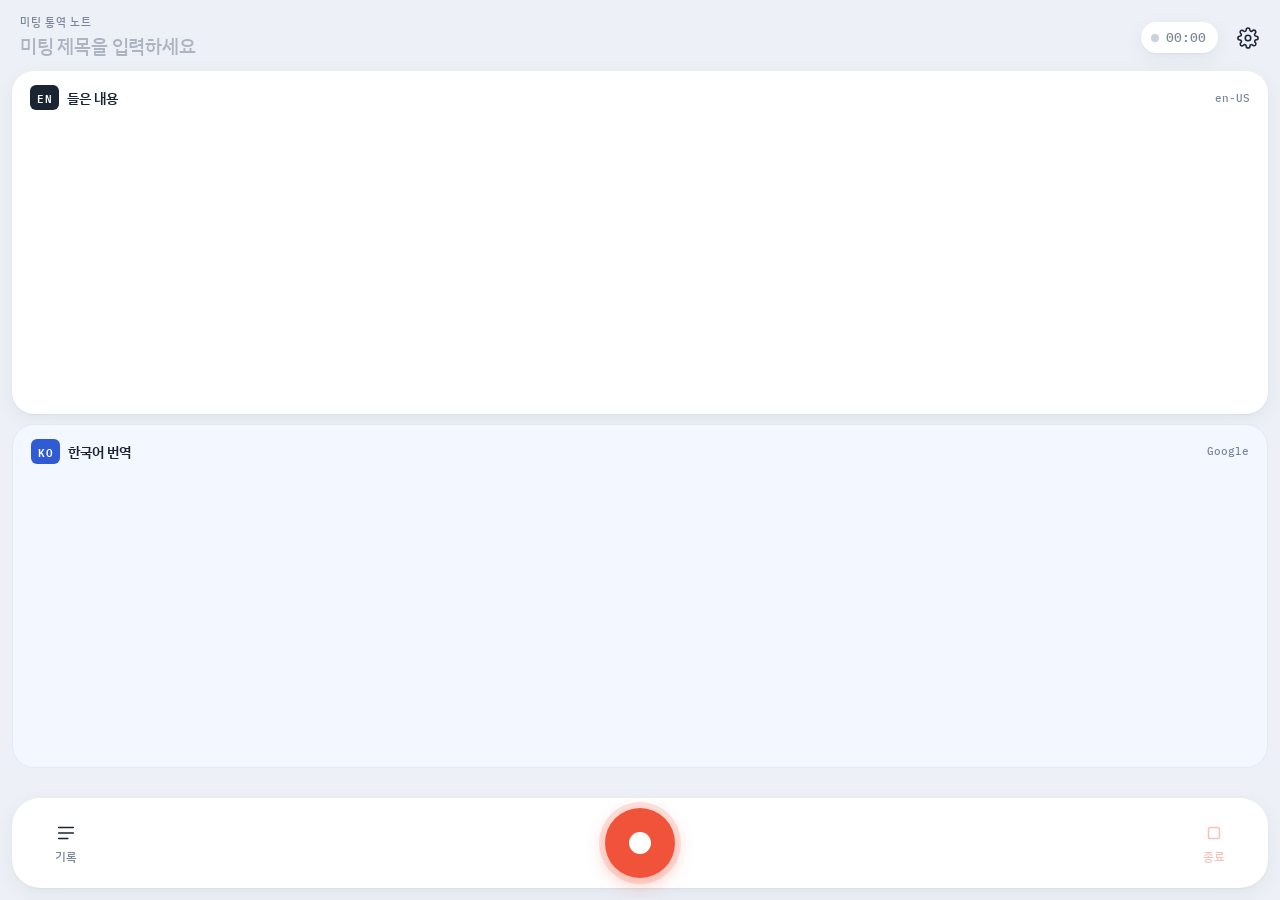
<file: android/app/src/main/assets/app.html>
<!doctype html>
<html lang="ko">
<head>
<meta charset="utf-8">
<meta name="viewport" content="width=device-width,initial-scale=1">
<title>미팅 통역 노트</title>
<link rel="preconnect" href="https://fonts.googleapis.com">
<link rel="preconnect" href="https://fonts.gstatic.com" crossorigin>
<link rel="stylesheet" href="https://fonts.googleapis.com/css2?family=IBM+Plex+Mono:wght@400;500&family=IBM+Plex+Sans+KR:wght@400;500;600&family=Source+Serif+4:opsz,wght@8..60,400;8..60,600&display=swap">
<link rel="stylesheet" href="app.css">
</head>
<body>
<div class="app" id="app">

  <!-- LIVE -->
  <section class="view" id="v-live">
    <div class="top">
      <div class="title-wrap">
        <span class="brand">미팅 통역 노트</span>
        <input id="title" placeholder="미팅 제목을 입력하세요" autocomplete="off">
      </div>
      <span class="clock"><span class="dot"></span><span id="clock">00:00</span></span>
      <button class="icon" id="btn-settings-live" aria-label="설정" title="설정">
        <svg viewBox="0 0 24 24"><circle cx="12" cy="12" r="3"/><path d="M19.4 15a1.7 1.7 0 0 0 .3 1.8l.1.1a2 2 0 1 1-2.8 2.8l-.1-.1a1.7 1.7 0 0 0-1.8-.3 1.7 1.7 0 0 0-1 1.5V21a2 2 0 1 1-4 0v-.1a1.7 1.7 0 0 0-1.1-1.5 1.7 1.7 0 0 0-1.8.3l-.1.1a2 2 0 1 1-2.8-2.8l.1-.1a1.7 1.7 0 0 0 .3-1.8 1.7 1.7 0 0 0-1.5-1H3a2 2 0 1 1 0-4h.1a1.7 1.7 0 0 0 1.5-1.1 1.7 1.7 0 0 0-.3-1.8l-.1-.1a2 2 0 1 1 2.8-2.8l.1.1a1.7 1.7 0 0 0 1.8.3H9a1.7 1.7 0 0 0 1-1.5V3a2 2 0 1 1 4 0v.1a1.7 1.7 0 0 0 1 1.5 1.7 1.7 0 0 0 1.8-.3l.1-.1a2 2 0 1 1 2.8 2.8l-.1.1a1.7 1.7 0 0 0-.3 1.8V9a1.7 1.7 0 0 0 1.5 1H21a2 2 0 1 1 0 4h-.1a1.7 1.7 0 0 0-1.5 1z"/></svg></button>
    </div>
    <div class="pane en">
      <h2><span class="tag">EN</span><span class="label">들은 내용</span><span class="sub" id="lang-tag">en-US</span></h2>
      <div class="scroll" id="en-scroll">
        <div id="en-list"></div>
        <div class="interim" id="interim"></div>
      </div>
    </div>
    <div class="pane ko">
      <h2><span class="tag">KO</span><span class="label">한국어 번역</span><span class="sub">Google</span></h2>
      <div class="scroll" id="ko-scroll"><div id="ko-list"></div></div>
    </div>
    <div class="hint" id="hint"></div>
    <div class="bar">
      <button class="side" id="btn-history" aria-label="기록 보기">
        <svg viewBox="0 0 24 24"><path d="M4 6h16M4 12h16M4 18h10"/></svg>기록</button>
      <button class="recbtn" id="btn-rec" aria-label="녹음 시작"><i></i></button>
      <button class="side stop" id="btn-stop" aria-label="미팅 종료" disabled>
        <svg viewBox="0 0 24 24"><rect x="6" y="6" width="12" height="12" rx="2"/></svg>종료</button>
    </div>
  </section>

  <!-- HISTORY -->
  <section class="view" id="v-history" hidden>
    <div class="head">
      <button class="back" data-go="live">‹ 녹음</button>
      <h1>미팅 기록</h1>
      <button class="chip" id="btn-settings">설정</button>
    </div>
    <div class="list" id="history-list"></div>
  </section>

  <!-- DETAIL -->
  <section class="view" id="v-detail" hidden>
    <div class="head">
      <button class="back" data-go="history">‹ 기록</button>
      <h1 id="d-title"></h1>
    </div>
    <div class="list" id="detail"></div>
  </section>
</div>

<!-- settings sheet -->
<div class="scrim" id="s-settings" hidden>
  <div class="sheet" role="dialog" aria-label="설정">
    <h2>설정</h2>
    <label class="field">받는 메일 주소
      <input id="opt-email" type="email" placeholder="you@example.com" autocomplete="email" inputmode="email">
      <small>"메일로 보내기"를 누르면 이 주소로 녹음 파일과 기록이 첨부된 메일 창이 열려요.</small>
    </label>
    <label class="field">인식할 영어 억양
      <select id="opt-lang">
        <option value="en-US">미국 영어 (en-US)</option>
        <option value="en-GB">영국 영어 (en-GB)</option>
        <option value="en-AU">호주 영어 (en-AU)</option>
        <option value="en-IN">인도 영어 (en-IN)</option>
        <option value="en-CA">캐나다 영어 (en-CA)</option>
      </select>
      <small>다음 녹음부터 적용돼요.</small>
    </label>
    <label class="field">글자 크기
      <select id="opt-fs">
        <option value="15">작게</option>
        <option value="17">보통</option>
        <option value="20">크게</option>
        <option value="23">아주 크게</option>
      </select>
    </label>
    <div class="group">
      <h3>AI로 분석하고 질문하기</h3>
      <ol class="howto">
        <li>미팅이 끝나면 <b>기록 → 미팅 → 메일로 보내기</b> (또는 Drive에 저장)</li>
        <li>Claude나 Codex에게 <b>"방금 보낸 미팅 분석해줘"</b>라고 말하기</li>
        <li>메일 본문의 영어·한국어 기록과 첨부된 녹음 파일로 요약하고 질문에 답해요</li>
      </ol>
    </div>
    <div class="row"><button class="chip primary" data-close>완료</button></div>
  </div>
</div>

<!-- word lookup sheet -->
<div class="scrim" id="s-word" hidden>
  <div class="sheet" role="dialog" aria-label="단어 풀이">
    <div class="lookup-word" id="w-word"></div>
    <div class="lookup-ctx" id="w-ctx"></div>
    <div class="lookup-mean" id="w-mean"></div>
    <div class="row">
      <button class="chip" data-close>닫기</button>
      <button class="chip primary" id="w-save">단어장에 저장</button>
    </div>
  </div>
</div>

<div class="toast" id="toast" hidden></div>

<script>
(() => {
  const $ = s => document.querySelector(s);
  const N = window.MeetingNative;
  const PREF = 'mn.prefs.v1';

  // ---------- helpers ----------
  const esc = s => String(s ?? '').replace(/[&<>"]/g, c => ({ '&': '&amp;', '<': '&lt;', '>': '&gt;', '"': '&quot;' }[c]));
  const hhmm = t => new Date(t).toLocaleTimeString('ko-KR', { hour: '2-digit', minute: '2-digit', second: '2-digit', hour12: false });
  const dur = ms => { const s = Math.floor(ms / 1000), h = Math.floor(s / 3600), m = Math.floor(s % 3600 / 60), x = s % 60;
    return (h ? h + ':' + String(m).padStart(2, '0') : String(m).padStart(2, '0')) + ':' + String(x).padStart(2, '0') };
  const parse = s => { try { return JSON.parse(s) } catch { return null } };
  let toastTimer;
  function toast(msg) { const t = $('#toast'); t.textContent = msg; t.hidden = false;
    clearTimeout(toastTimer); toastTimer = setTimeout(() => t.hidden = true, 3200) }
  const hint = t => $('#hint').textContent = t;

  let prefs = Object.assign({ lang: 'en-US', fs: '17' }, parse(localStorage.getItem(PREF)) || {});
  const savePrefs = () => { try { localStorage.setItem(PREF, JSON.stringify(prefs)) } catch {} };
  const applyPrefs = () => { document.documentElement.style.setProperty('--fs', prefs.fs + 'px'); $('#lang-tag').textContent = cur?.meta?.lang || prefs.lang };

  const titleOf = m => m.title || new Date(m.created).toLocaleDateString('ko-KR', { month: 'long', day: 'numeric', weekday: 'short' }) + ' 미팅';
  const when = m => new Date(m.created).toLocaleString('ko-KR', { year: 'numeric', month: '2-digit', day: '2-digit', hour: '2-digit', minute: '2-digit', hour12: false });

  // ---------- live state (the recorder service owns the truth) ----------
  let st = { recording: false };
  let cur = null;          // { meta, segs } of the meeting on screen
  let shownAt = 0, shownMs = 0, selId = null, pendingTitle = '';

  function loadSession(id) { cur = id ? parse(N.session(id)) : null; renderLive() }

  function setState(s) {
    const wasRecording = st.recording;
    st = s;
    shownMs = s.activeMs || 0; shownAt = Date.now();
    if (s.recording && s.session && s.session !== cur?.meta?.id) {
      loadSession(s.session);
      if (pendingTitle) { N.setTitle(s.session, pendingTitle); cur.meta.title = pendingTitle; pendingTitle = '' }
    }
    if (wasRecording && !s.recording && cur) loadSession(cur.meta.id);
    renderControls();
  }

  function renderControls() {
    const on = st.recording && !st.paused;
    document.body.classList.toggle('rec-on', on);
    $('#btn-rec').classList.toggle('paused', !!st.paused);
    $('#btn-rec').setAttribute('aria-label', on ? '일시정지' : st.paused ? '이어서 녹음' : '녹음 시작');
    $('#btn-stop').disabled = !st.recording;
    $('#clock').textContent = dur(curMs());
    if (st.recording) hint(st.note || (st.paused ? '일시정지됨 · 빨간 버튼을 누르면 이어서 녹음해요' : '녹음 중 · 화면을 꺼도, 다른 앱을 써도 계속 녹음해요'));
    $('#interim').textContent = st.recording ? (st.partial || '') : '';
  }
  // events can be missed while the page sleeps; ask the service directly before drawing
  function syncState() { const s = parse(N.state()); if (s && (s.recording !== st.recording || s.paused !== st.paused || s.session !== st.session)) setState(s) }
  const curMs = () => st.recording ? shownMs + (st.paused ? 0 : Date.now() - shownAt) : (cur?.meta?.activeMs || 0);
  setInterval(() => { if (st.recording && !st.paused) $('#clock').textContent = dur(curMs()) }, 1000);

  function renderLive() {
    $('#title').value = cur ? cur.meta.title || '' : pendingTitle;
    applyPrefs();
    $('#clock').textContent = dur(curMs());
    const en = $('#en-list'), ko = $('#ko-list');
    if (!cur || !cur.segs.length) {
      en.innerHTML = '<div class="empty">아래 <b>빨간 버튼</b>을 누르면 녹음과 영어 받아쓰기를 시작해요. 화면을 끄거나 다른 앱을 써도 계속 녹음돼요.<br>모르는 <b>단어를 탭</b>하면 뜻을 보고 단어장에 저장할 수 있어요.</div>';
      ko.innerHTML = '<div class="empty">문장마다 한국어 번역이 여기에 나와요. 미팅이 끝나면 <b>종료</b>를 누르고, 기록에서 메일이나 Drive로 보내 AI 분석을 받으세요.</div>';
      return;
    }
    en.innerHTML = cur.segs.map(enHTML).join('');
    ko.innerHTML = cur.segs.map(koHTML).join('');
    $('#en-scroll').scrollTop = 1e9; $('#ko-scroll').scrollTop = 1e9;
  }
  const words = t => esc(t).split(/(\s+)/).map(p => /\S/.test(p) ? '<span class="w">' + p + '</span>' : p).join('');
  const enHTML = s => `<span class="seg${s.id === selId ? ' sel' : ''}" data-id="${s.id}"><time>${hhmm(s.t)}</time>${words(s.en)}</span>`;
  const koHTML = s => `<span class="seg${s.id === selId ? ' sel' : ''}${s.ko ? '' : ' pending'}" data-id="${s.id}"><time>${hhmm(s.t)}</time>${s.ko ? esc(s.ko) : '번역 중…'}</span>`;
  const nearBottom = el => el.scrollHeight - el.scrollTop - el.clientHeight < 80;

  function appendSeg(s) {
    const es = $('#en-scroll'), ks = $('#ko-scroll'), sticky = [nearBottom(es), nearBottom(ks)];
    if (cur.segs.length === 1) { $('#en-list').innerHTML = ''; $('#ko-list').innerHTML = '' }
    $('#en-list').insertAdjacentHTML('beforeend', enHTML(s));
    $('#ko-list').insertAdjacentHTML('beforeend', koHTML(s));
    if (sticky[0]) es.scrollTop = es.scrollHeight;
    if (sticky[1]) ks.scrollTop = ks.scrollHeight;
  }

  // events from RecorderService
  window.__mn = e => {
    if (e.type === 'state') setState(e);
    else if (e.type === 'partial') { if (st.recording) { $('#interim').textContent = e.text; const es = $('#en-scroll'); if (nearBottom(es)) es.scrollTop = es.scrollHeight } }
    else if (e.type === 'seg') {
      $('#interim').textContent = '';
      if (cur && e.session === cur.meta.id) { cur.segs.push(e.seg); appendSeg(e.seg) }
    }
    else if (e.type === 'ko') {
      const s = cur?.segs.find(x => x.id === e.id); if (!s) return;
      s.ko = e.ko;
      const el = $('#ko-list').querySelector(`[data-id="${e.id}"]`);
      if (el) { const ks = $('#ko-scroll'), stick = nearBottom(ks); el.outerHTML = koHTML(s); if (stick) ks.scrollTop = ks.scrollHeight }
    }
    else if (e.type === 'error') { toast(e.text); hint(e.text) }
  };
  // coming back from the background: catch up on lines saved while the page was asleep
  window.__resume = () => {
    const s = parse(N.state()) || { recording: false };
    if (cur) loadSession(cur.meta.id);
    setState(s);
    if (!$('#v-history').hidden) renderHistory();
  };

  $('#btn-rec').onclick = () => {
    if (!st.recording) { N.start(cur && !cur.meta.ended ? cur.meta.id : '', prefs.lang); hint('녹음을 시작하는 중…') }
    else if (st.paused) N.resume();
    else N.pause();
  };
  $('#btn-stop').onclick = () => {
    if (!st.recording) return;
    N.stop();
    if (cur) cur.meta.ended = Date.now();
    hint('미팅을 저장했어요 · 기록에서 메일이나 Drive로 보낼 수 있어요');
  };
  $('#title').onchange = e => {
    const t = e.target.value.trim();
    if (cur && !cur.meta.ended) { N.setTitle(cur.meta.id, t); cur.meta.title = t } else pendingTitle = t;
  };

  // tap: select pair or look up a word
  function onPaneTap(e, other) {
    const seg = e.target.closest('.seg'); if (!seg || !cur) return;
    const s = cur.segs.find(x => x.id === seg.dataset.id); if (!s) return;
    const w = e.target.closest('.w');
    if (w) { lookup(w.textContent, s.en, cur.meta.id); return }
    selId = selId === s.id ? null : s.id;
    document.querySelectorAll('#v-live .seg').forEach(x => x.classList.toggle('sel', x.dataset.id === selId));
    $(other).querySelector(`[data-id="${s.id}"]`)?.scrollIntoView({ block: 'center', behavior: 'smooth' });
  }
  $('#en-scroll').onclick = e => onPaneTap(e, '#ko-scroll');
  $('#ko-scroll').onclick = e => onPaneTap(e, '#en-scroll');

  // ---------- word lookup (Google translate, no AI) ----------
  let lookingUp = null;
  async function google(text) {
    const r = await fetch('https://translate.googleapis.com/translate_a/single?client=gtx&sl=en&tl=ko&dt=t&dt=bd&q=' + encodeURIComponent(text));
    if (!r.ok) throw new Error('번역 서버 응답 ' + r.status);
    const j = await r.json();
    const main = (j[0] || []).map(x => x[0]).join('');
    const dict = (j[1] || []).map(d => `${d[0]}: ${(d[1] || []).slice(0, 4).join(', ')}`).join('\n');
    return dict ? main + '\n' + dict : main;
  }
  async function lookup(raw, sentence, sid) {
    const word = raw.replace(/^[^\w']+|[^\w']+$/g, ''); if (!word) return;
    const mine = lookingUp = { word, sentence, sid, meaning: '' };
    $('#w-word').textContent = word; $('#w-ctx').textContent = '“' + sentence + '”';
    $('#w-mean').textContent = '찾는 중…'; $('#w-save').disabled = true; $('#s-word').hidden = false;
    try {
      const m = await google(word);
      if (lookingUp !== mine) return;
      mine.meaning = m; $('#w-mean').textContent = m; $('#w-save').disabled = false;
    } catch (e) { $('#w-mean').textContent = '찾지 못했어요: ' + e.message }
  }
  $('#w-save').onclick = () => {
    if (!lookingUp) return;
    N.addWord(lookingUp.sid, JSON.stringify({ word: lookingUp.word, meaning: lookingUp.meaning, sentence: lookingUp.sentence }));
    $('#s-word').hidden = true; toast(`“${lookingUp.word}” 저장됨`);
  };

  // ---------- sheets ----------
  document.querySelectorAll('.scrim').forEach(s => s.addEventListener('click', e => {
    if (e.target === s || e.target.closest('[data-close]')) s.hidden = true;
  }));
  function openSettings() {
    $('#opt-lang').value = prefs.lang; $('#opt-fs').value = prefs.fs; $('#opt-email').value = N.pref('email');
    $('#s-settings').hidden = false;
  }
  $('#btn-settings').onclick = openSettings;
  $('#btn-settings-live').onclick = openSettings;
  ['#opt-lang', '#opt-fs'].forEach(id => $(id).addEventListener('change', () => {
    prefs = { lang: $('#opt-lang').value, fs: $('#opt-fs').value }; savePrefs(); applyPrefs();
  }));
  $('#opt-email').addEventListener('change', e => N.setPref('email', e.target.value.trim()));

  // ---------- views ----------
  function go(v) {
    syncState();
    ['live', 'history', 'detail'].forEach(x => $('#v-' + x).hidden = x !== v);
    if (v === 'history') renderHistory();
    if (v === 'live') renderLive();
  }
  document.querySelectorAll('[data-go]').forEach(b => b.onclick = () => go(b.dataset.go));
  $('#btn-history').onclick = () => go('history');
  window.__back = () => {
    if (!$('#s-word').hidden) { $('#s-word').hidden = true; return true }
    if (!$('#s-settings').hidden) { $('#s-settings').hidden = true; return true }
    if (!$('#v-detail').hidden) { go('history'); return true }
    if (!$('#v-history').hidden) { go('live'); return true }
    return false;
  };

  function renderHistory() {
    const L = $('#history-list');
    const list = (parse(N.sessions()) || []).filter(m => m.segCount || (m.audio && m.audio.length));
    if (!list.length) { L.innerHTML = '<div class="empty">아직 저장된 미팅이 없어요. 녹음을 시작하면 미팅마다 녹음 파일과 영어·한국어 기록이 따로 저장돼요.</div>'; return }
    L.innerHTML = list.map(m => `<button class="card" data-id="${esc(m.id)}">
      <strong>${esc(titleOf(m))}${st.recording && st.session === m.id ? ' · 녹음 중' : ''}</strong>
      <span class="meta">${when(m)} · ${dur(m.activeMs || 0)} · ${m.segCount || 0}문장${m.words?.length ? ' · 단어 ' + m.words.length : ''}</span>
      ${m.first ? `<p>${esc(m.first)}</p>` : ''}</button>`).join('');
    L.querySelectorAll('.card').forEach(c => c.onclick = () => showDetail(c.dataset.id));
  }

  let detailId = null, confirmDel = false, renaming = false;
  function showDetail(id) { detailId = id; confirmDel = false; renaming = false; go('detail'); renderDetail() }
  function renderDetail() {
    syncState();
    const d = parse(N.session(detailId)); if (!d) return go('history');
    const m = d.meta, live = st.recording && st.session === m.id;
    $('#d-title').innerHTML = renaming ? `<input class="title-edit" id="d-name" value="${esc(m.title)}" placeholder="${esc(titleOf(m))}">` : esc(titleOf(m));
    $('#detail').innerHTML = `
      <span class="meta">${when(m)} · ${dur(live ? curMs() : m.activeMs || 0)} · ${d.segs.length}문장 · 녹음 파일 ${(m.audio || []).length}개</span>
      ${live ? '<div class="empty" style="padding:0">지금 녹음 중인 미팅이에요. 종료한 뒤에 보낼 수 있어요.</div>' : ''}
      <div class="tools">
        <button class="chip primary" id="d-mail" ${live ? 'disabled' : ''}>메일로 보내기</button>
        <button class="chip" id="d-share" ${live ? 'disabled' : ''}>Drive·다른 앱으로</button>
        <button class="chip" id="d-resume">${live ? '녹음 화면으로' : '이어서 녹음'}</button>
        <button class="chip" id="d-rename">${renaming ? '이름 저장' : '이름 바꾸기'}</button>
        <button class="chip danger" id="d-del" ${live ? 'disabled' : ''}>${confirmDel ? '정말 삭제할까요? 한 번 더 누르기' : '삭제'}</button>
      </div>
      ${m.words?.length ? `<div class="sec"><h3>단어장 · ${m.words.length}</h3><dl class="words">${m.words.map(w => `<dt>${esc(w.word)}</dt><dd>${esc(w.meaning)}</dd>`).join('')}</dl></div>` : ''}
      <div class="sec"><h3>대화 기록</h3>
        ${d.segs.map(x => `<div class="pair"><div class="e"><span class="meta">${hhmm(x.t)}</span> ${esc(x.en)}</div><div class="k">${esc(x.ko || '(번역 없음)')}</div></div>`).join('') || '<div class="empty">받아쓴 문장이 없어요. 녹음 파일은 그대로 보낼 수 있어요.</div>'}
      </div>`;
    $('#d-mail').onclick = () => {
      if (!N.pref('email')) { toast('설정에서 받는 메일 주소를 넣으면 다음부터 바로 채워져요.') }
      N.share(m.id, 'mail');
    };
    $('#d-share').onclick = () => N.share(m.id, 'other');
    $('#d-resume').onclick = () => {
      if (!live) { if (st.recording) { toast('다른 미팅을 녹음 중이에요. 먼저 종료해 주세요.'); return } loadSession(m.id); cur.meta.ended = 0; N.start(m.id, m.lang || prefs.lang) }
      go('live');
    };
    $('#d-rename').onclick = () => {
      if (renaming) { const v = $('#d-name').value.trim(); N.setTitle(m.id, v); if (cur?.meta.id === m.id) cur.meta.title = v; renaming = false }
      else renaming = true;
      renderDetail();
      if (renaming) $('#d-name').focus();
    };
    $('#d-del').onclick = () => {
      if (!confirmDel) { confirmDel = true; renderDetail(); return }
      if (!N.remove(m.id)) { toast('녹음 중인 미팅은 지울 수 없어요.'); return }
      if (cur?.meta.id === m.id) cur = null;
      go('history'); toast('삭제했어요');
    };
  }

  // ---------- boot ----------
  const s0 = parse(N.state()) || { recording: false };
  if (s0.recording) loadSession(s0.session); else renderLive();
  setState(s0);
})();
</script>
</body>
</html>
</file>
<file: android/app/src/main/assets/app.css>
/* Layout: bright one-screen phone app — header, white English card, blue-tinted Korean card, floating control dock */
:root{
  --bg:#EDF1F7;          /* cool paper */
  --surface:#FFFFFF;
  --ink:#1A2433;
  --muted:#7A8699;
  --line:#E2E7EF;
  --ko-bg:#F3F7FF;       /* translation card tint */
  --ko:#2F5BD3;          /* translation accent */
  --rec:#F0533A;         /* record */
  --rec-soft:rgba(240,83,58,.16);
  --hl:#FFF3CC; --hl-ink:#5A4300;
  --shadow:0 1px 2px rgba(26,36,51,.05), 0 6px 20px rgba(26,36,51,.06);
  --f-en:"Source Serif 4", Georgia, "Times New Roman", serif;
  --f-ko:"IBM Plex Sans KR", "Apple SD Gothic Neo", "Malgun Gothic", system-ui, sans-serif;
  --f-mono:"IBM Plex Mono", ui-monospace, Menlo, Consolas, monospace;
  --fs:17px;
  color-scheme:light;
}
*{box-sizing:border-box}
html,body{height:100%;margin:0}
body{background:var(--bg);color:var(--ink);font-family:var(--f-ko);font-size:15px;
  -webkit-tap-highlight-color:transparent;overflow:hidden}
button{font:inherit;color:inherit;background:none;border:0;cursor:pointer}
a{color:inherit}
button:focus-visible,input:focus-visible,select:focus-visible,textarea:focus-visible{outline:2px solid var(--ko);outline-offset:2px}
[hidden]{display:none!important}

.app{height:100%;display:flex;flex-direction:column}
.view{flex:1;min-height:0;display:flex;flex-direction:column}

/* header */
.top{display:flex;align-items:center;gap:10px;padding:14px 12px 10px 20px}
.title-wrap{flex:1;min-width:0;display:flex;flex-direction:column;gap:1px}
.brand{font:500 11px var(--f-ko);letter-spacing:.06em;color:var(--muted)}
.top input{width:100%;border:0;background:transparent;color:var(--ink);font:600 19px var(--f-ko);padding:2px 0;letter-spacing:-.01em}
.top input::placeholder{color:#AAB4C3;font-weight:500}
.clock{display:flex;align-items:center;gap:7px;background:var(--surface);border-radius:999px;padding:7px 12px 7px 10px;
  font:500 13px var(--f-mono);color:var(--muted);font-variant-numeric:tabular-nums;box-shadow:var(--shadow)}
.dot{width:8px;height:8px;border-radius:50%;background:#C9D1DD}
.rec-on .clock{color:var(--rec)}
.rec-on .dot{background:var(--rec);animation:pulse 1.4s ease-in-out infinite}
@keyframes pulse{50%{opacity:.3}}
.icon{width:40px;height:40px;display:grid;place-items:center;border-radius:12px}
.icon:active{background:var(--line)}
.icon svg,.side svg{width:22px;height:22px;stroke:var(--ink);fill:none;stroke-width:1.7;stroke-linecap:round;stroke-linejoin:round}

/* transcript cards */
.pane{flex:1;min-height:0;display:flex;flex-direction:column;background:var(--surface);
  margin:0 12px;border-radius:22px;box-shadow:var(--shadow);overflow:hidden}
.pane.ko{background:var(--ko-bg);margin-top:10px;box-shadow:none;border:1px solid #E1E9FA}
.pane h2{margin:0;padding:14px 18px 6px;display:flex;align-items:center;gap:8px}
.pane h2 .tag{font:600 10.5px var(--f-mono);letter-spacing:.06em;padding:3px 7px;border-radius:6px;background:var(--ink);color:#fff}
.pane.ko h2 .tag{background:var(--ko)}
.pane h2 .label{font:600 13.5px var(--f-ko);color:var(--ink)}
.pane h2 .sub{margin-left:auto;font:500 11px var(--f-mono);color:var(--muted)}
.scroll{flex:1;min-height:0;overflow-y:auto;padding:4px 18px 18px;overscroll-behavior:contain}
.seg{display:block;padding:8px 10px;margin:0 -10px 2px;border-radius:12px;line-height:1.55;transition:background .15s}
.seg.sel{background:var(--hl);color:var(--hl-ink)}
.en .seg{font-family:var(--f-en);font-size:var(--fs);color:var(--ink)}
.ko .seg{font-family:var(--f-ko);font-size:calc(var(--fs) * .96);color:#1F3366}
.seg time{display:inline-block;font:500 10px var(--f-mono);color:var(--muted);background:var(--bg);border-radius:6px;padding:2px 6px;margin-right:8px;vertical-align:2px}
.ko .seg time{background:#E4ECFD;color:#6A7FB5}
.seg.sel time{background:rgba(0,0,0,.06);color:inherit}
.w{border-radius:4px;cursor:pointer}
.w:active{background:var(--hl)}
.interim{font-family:var(--f-en);font-size:var(--fs);color:#9AA5B6;font-style:italic;line-height:1.55;padding:8px 0}
.pending{color:#9AA9CC}
.err{color:var(--rec);font-size:13px}
.empty{color:var(--muted);font-size:14px;line-height:1.7;padding:10px 0;max-width:34em}
.empty b{color:var(--ink);font-weight:600}
.ko .empty b{color:var(--ko)}

/* control dock */
.hint{text-align:center;font-size:12px;color:var(--muted);padding:10px 20px 0;min-height:24px}
.bar{display:flex;align-items:center;justify-content:space-between;gap:8px;margin:6px 12px 12px;padding:10px 22px;
  background:var(--surface);border-radius:28px;box-shadow:var(--shadow)}
.side{display:flex;flex-direction:column;align-items:center;gap:4px;font-size:11.5px;font-weight:500;color:var(--muted);min-width:64px;padding:6px;border-radius:14px}
.side:active{background:var(--bg)}
.side:disabled{opacity:.35}
.stop{color:var(--rec)}
.stop svg{stroke:var(--rec)}
.recbtn{width:70px;height:70px;border-radius:50%;display:grid;place-items:center;background:var(--rec);
  box-shadow:0 6px 18px rgba(240,83,58,.35), 0 0 0 6px var(--rec-soft);transition:transform .15s}
.recbtn:active{transform:scale(.96)}
.recbtn i{display:block;width:22px;height:22px;border-radius:50%;background:#fff;transition:border-radius .2s,width .2s,height .2s}
.rec-on .recbtn{animation:ring 1.8s ease-out infinite}
.rec-on .recbtn i{width:20px;height:20px;border-radius:5px}
.recbtn.paused{background:var(--surface);box-shadow:0 0 0 2px var(--rec) inset, 0 6px 18px rgba(26,36,51,.08)}
.recbtn.paused i{width:22px;height:22px;border-radius:50%;background:var(--rec)}
@keyframes ring{0%{box-shadow:0 6px 18px rgba(240,83,58,.35),0 0 0 0 rgba(240,83,58,.35)}100%{box-shadow:0 6px 18px rgba(240,83,58,.35),0 0 0 16px rgba(240,83,58,0)}}
@media (prefers-reduced-motion: reduce){.rec-on .dot,.rec-on .recbtn{animation:none}}

/* history + detail */
.head{display:flex;align-items:center;gap:10px;padding:16px 16px 12px 20px}
.head h1{flex:1;margin:0;font:700 21px var(--f-ko);letter-spacing:-.02em;text-wrap:balance;min-width:0;overflow-wrap:anywhere}
.back{display:flex;align-items:center;gap:2px;color:var(--ko);font-weight:600;padding:6px 8px 6px 0}
.list{flex:1;overflow-y:auto;padding:0 12px 24px;display:flex;flex-direction:column;gap:10px}
.list > .meta{padding:0 8px}
.card{display:flex;flex-direction:column;gap:5px;text-align:left;background:var(--surface);border-radius:18px;padding:16px 18px;box-shadow:var(--shadow)}
.card:active{transform:scale(.99)}
.card strong{font-weight:600;font-size:15.5px}
.meta{font:400 12px var(--f-mono);color:var(--muted);font-variant-numeric:tabular-nums}
.card p{margin:4px 0 0;font-family:var(--f-en);color:#56627A;font-size:14.5px;overflow:hidden;text-overflow:ellipsis;white-space:nowrap}
.tools{display:flex;flex-wrap:wrap;gap:8px;padding:2px 4px}
.chip{display:inline-flex;align-items:center;text-decoration:none;border:0;background:var(--surface);border-radius:999px;padding:9px 15px;font-size:13.5px;font-weight:500;box-shadow:var(--shadow)}
.chip.primary{background:var(--ko);color:#fff}
.chip.danger{color:var(--rec)}
.chip:disabled{opacity:.45}
.sec{background:var(--surface);border-radius:18px;padding:16px 18px;box-shadow:var(--shadow)}
.sec h3{margin:0 0 10px;font:600 13px var(--f-ko);color:var(--muted)}
.pair{padding:10px 0;border-top:1px solid var(--line)}
.pair:first-of-type{border-top:0;padding-top:0}
.pair .e{font-family:var(--f-en);font-size:16px;line-height:1.55}
.pair .k{color:#2B4A9E;line-height:1.6;margin-top:3px}
.summary{white-space:pre-wrap;line-height:1.65;font-size:14.5px;overflow-wrap:anywhere}
.words{display:grid;grid-template-columns:auto 1fr;gap:8px 14px;font-size:14px;margin:0}
.words dt{font-family:var(--f-en);font-weight:600}
.words dd{margin:0;color:var(--muted);min-width:0;white-space:pre-wrap}

/* sheets */
.scrim{position:fixed;inset:0;background:rgba(26,36,51,.35);z-index:20;display:flex;align-items:flex-end}
.sheet{width:100%;max-height:88%;overflow-y:auto;background:var(--surface);border-radius:26px 26px 0 0;
  padding:22px 20px 24px;display:flex;flex-direction:column;gap:16px;max-width:640px;margin:0 auto;box-shadow:0 -10px 30px rgba(26,36,51,.12)}
.sheet h2{margin:0;font:700 19px var(--f-ko)}
.field{display:flex;flex-direction:column;gap:7px;font-size:13px;font-weight:500;color:var(--muted)}
.field select,.field input{font:15px var(--f-ko);color:var(--ink);background:var(--bg);border:0;border-radius:14px;padding:13px 14px;width:100%}
.field small{line-height:1.5;font-weight:400}
.row{display:flex;gap:8px;justify-content:flex-end;flex-wrap:wrap}
.group{background:var(--ko-bg);border-radius:16px;padding:14px 16px;display:flex;flex-direction:column;gap:8px}
.group h3{margin:0;font:600 14px var(--f-ko);color:var(--ko)}
.howto{margin:0;padding-left:18px;font-size:13.5px;line-height:1.75;color:#4B5A75}
.howto b{color:var(--ink)}
.lookup-word{font:600 26px var(--f-en)}
.lookup-ctx{font-family:var(--f-en);color:var(--muted);font-size:14.5px;line-height:1.55;background:var(--bg);border-radius:12px;padding:10px 12px}
.lookup-mean{font-size:16px;line-height:1.7;white-space:pre-wrap}
.title-edit{flex:1;min-width:0;font:600 18px var(--f-ko);color:var(--ink);background:var(--surface);border:0;border-radius:12px;padding:9px 12px;box-shadow:var(--shadow)}
.toast{position:fixed;left:50%;transform:translateX(-50%);bottom:120px;background:var(--ink);color:#fff;padding:11px 16px;border-radius:14px;font-size:13.5px;z-index:30;max-width:calc(100% - 32px);box-shadow:0 8px 24px rgba(26,36,51,.25)}
</file>
